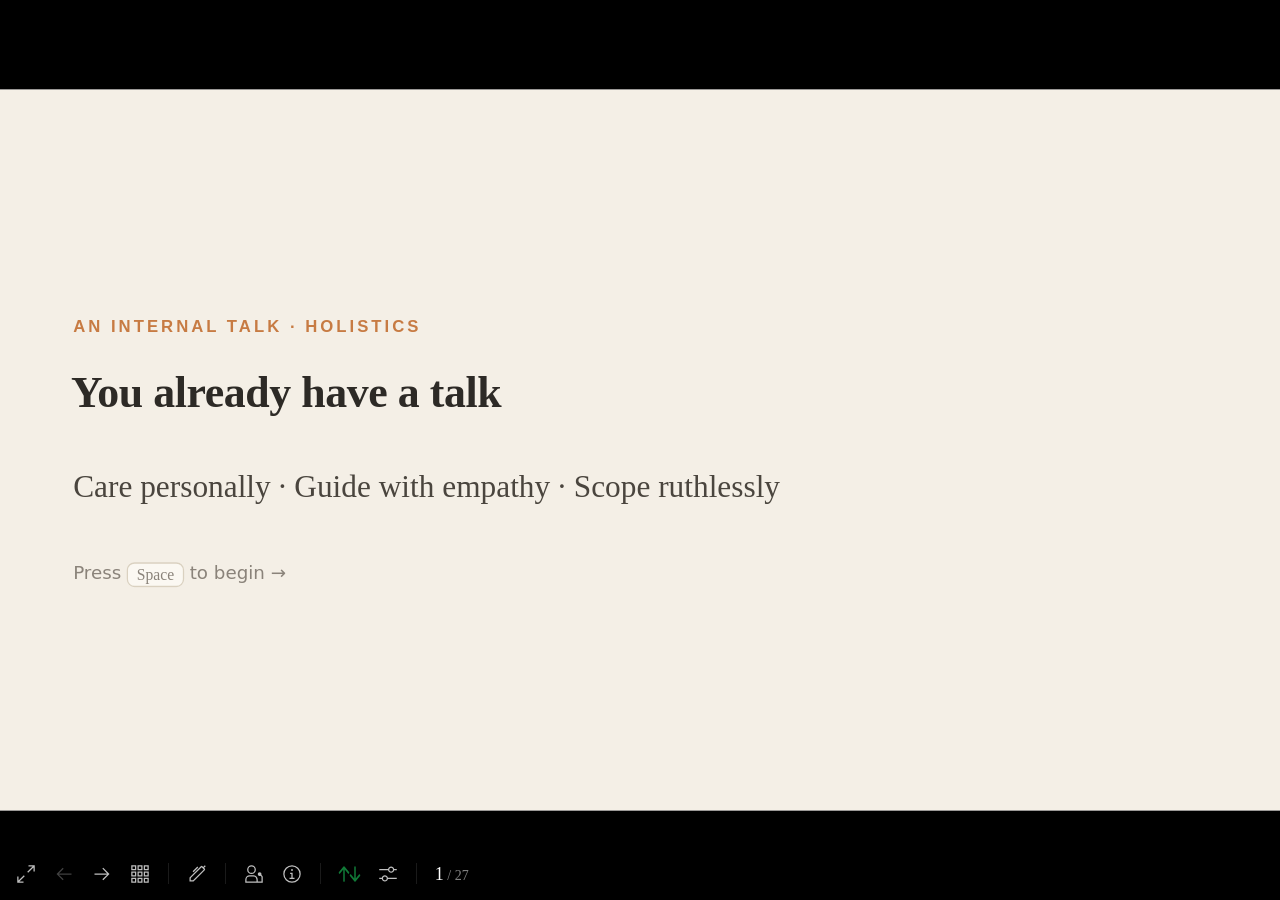
<file: ted/index.html>
<!DOCTYPE html>
<html lang="en">
<head>
<meta charset="utf-8">
<meta name="viewport" content="width=device-width, initial-scale=1">
<title>You already have a talk - Slidev</title>
<link rel="preload" as="image" href="/ted/images/master-table.png">
<link rel="preload" as="image" href="/ted/images/three-hurdles.png">
<link rel="preload" as="image" href="/ted/images/answer-1-spark.png">
<link rel="preload" as="image" href="/ted/images/answer-2-bridge.png">
<link rel="preload" as="image" href="/ted/images/answer-3-funnel.png">
<link rel="preload" as="image" href="/ted/images/expertise-vs-relationship.png">
<link rel="preload" as="image" href="/ted/images/stepping-stones.png">
<link rel="preload" as="image" href="/ted/images/encyclopedia-vs-walk.png">
<link rel="preload" as="image" href="/ted/images/funnel-to-insight.png">
<link rel="icon" href="https://cdn.jsdelivr.net/gh/slidevjs/slidev/assets/favicon.png">
<meta http-equiv="Content-Type" content="text/html; charset=UTF-8">
<meta property="slidev:version" content="52.18.0">
<meta name="description" content="&quot;## You already have a talk\nCare personally · Guide with empathy · Scope ruthlessly\n\nAn internal talk for Holistics on why everyone already has a talk in them —\nand how to prepare one without drowning.\n&quot;">
<meta property="og:title" content="You already have a talk - Slidev">
<meta property="og:description" content="&quot;## You already have a talk\nCare personally · Guide with empathy · Scope ruthlessly\n\nAn internal talk for Holistics on why everyone already has a talk in them —\nand how to prepare one without drowning.\n&quot;">  <script type="module" crossorigin src="/ted/assets/index-NhqG2d9L.js"></script>
  <link rel="modulepreload" crossorigin href="/ted/assets/rolldown-runtime-QTnfLwEv.js">
  <link rel="modulepreload" crossorigin href="/ted/assets/modules/shiki-CdfKHLzV.js">
  <link rel="modulepreload" crossorigin href="/ted/assets/_plugin-vue_export-helper-BDNMzG2s.js">
  <link rel="modulepreload" crossorigin href="/ted/assets/modules/vue-Cg_rtzKv.js">
  <link rel="modulepreload" crossorigin href="/ted/assets/slidev/context-KMmsaDyk.js">
  <link rel="modulepreload" crossorigin href="/ted/assets/useNav-ySnCTTVm.js">
  <link rel="modulepreload" crossorigin href="/ted/assets/syncState-CTfmgC6M.js">
  <link rel="stylesheet" crossorigin href="/ted/assets/modules/shiki-BrmBd2_v.css">
  <link rel="stylesheet" crossorigin href="/ted/assets/index-D1EubBFv.css">
</head>
<body>
  <div id="app"></div>
  <div id="mermaid-rendering-container"></div>
  
</body>
</html>
</file>
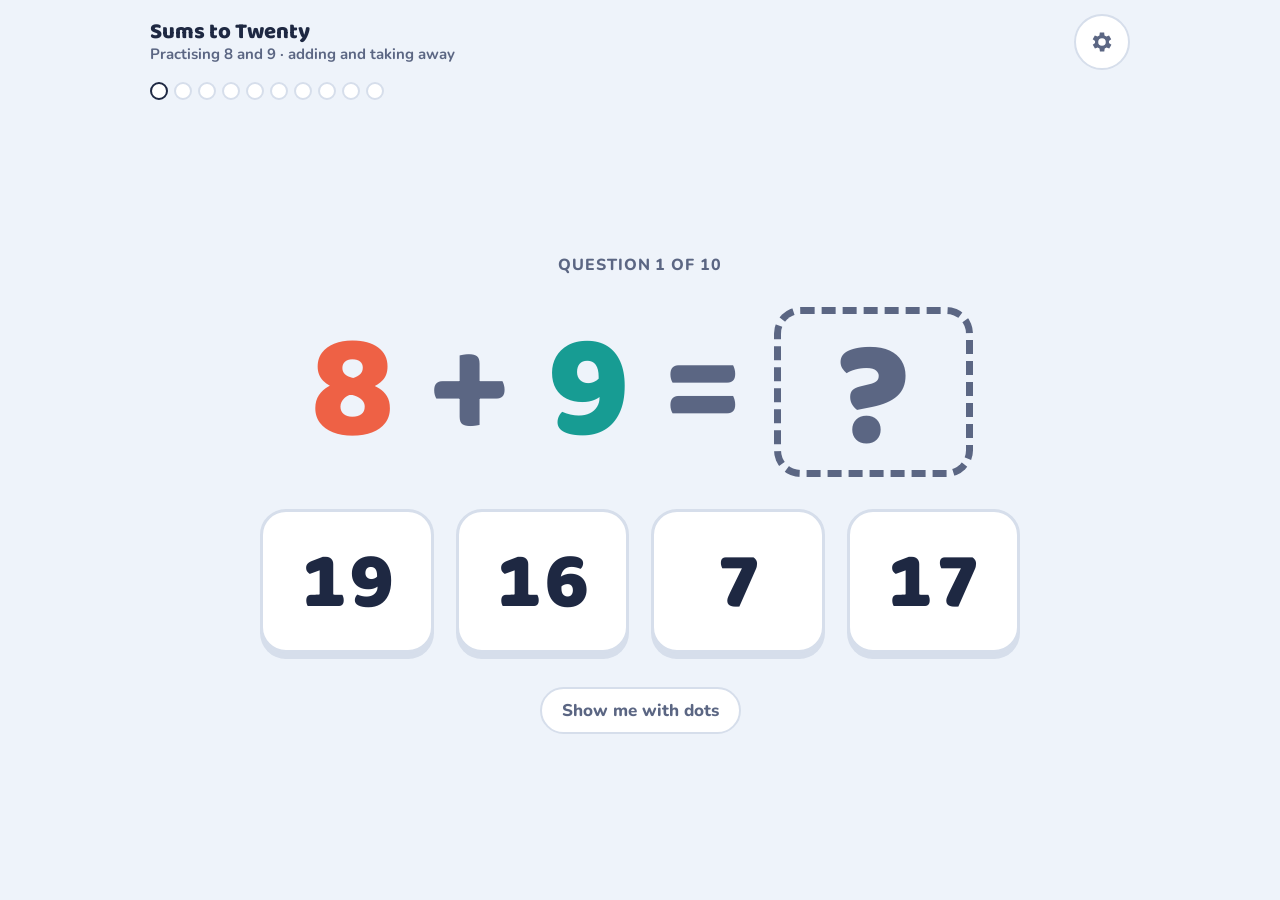
<file: xoai/calc20/sums-to-twenty.html>
<!doctype html>
<html lang="en">
<head>
<meta charset="utf-8">
<meta name="viewport" content="width=device-width, initial-scale=1, viewport-fit=cover">
<title>Sums to Twenty</title>
<meta name="apple-mobile-web-app-capable" content="yes">
<link rel="preconnect" href="https://fonts.googleapis.com">
<link rel="preconnect" href="https://fonts.gstatic.com" crossorigin>
<link rel="stylesheet" href="https://fonts.googleapis.com/css2?family=Baloo+2:wght@600;700;800&family=Nunito:wght@500;700;800&display=swap">
<style>
/* Layout: one-screen practice board. Slim header with progress beads, the sum in the middle,
   big answer tiles below. Teacher settings live in a bottom sheet behind a press-and-hold gear.
   Single bright classroom look by choice (same in light and dark hosts). */
:root {
  color-scheme: light;
  --paper: #EEF3FA;
  --card: #FFFFFF;
  --ink: #1E2842;
  --muted: #5B6683;
  --line: #D6DEEB;
  --coral: #EE6145;   /* first number, ten-frame dots */
  --teal: #179C93;    /* second number */
  --sun: #FFC23D;     /* stars, highlights */
  --good: #23935A;
  --good-bg: #DCF2E4;
  --bad: #CF4040;
  --bad-bg: #FBE2DF;
  --display: "Baloo 2", "Arial Rounded MT Bold", "Trebuchet MS", system-ui, sans-serif;
  --body: "Nunito", "Avenir Next", system-ui, -apple-system, sans-serif;
}
* { box-sizing: border-box; -webkit-tap-highlight-color: transparent; }
[hidden] { display: none !important; }
html, body { height: 100%; }
body {
  margin: 0; background: var(--paper); color: var(--ink);
  font-family: var(--body); font-size: 18px;
  display: flex; flex-direction: column;
  padding-inline: max(16px, env(safe-area-inset-left, 0px));
  touch-action: manipulation; user-select: none; -webkit-user-select: none;
  overflow: hidden;
}
button { font: inherit; color: inherit; touch-action: manipulation; cursor: pointer; }
button:focus-visible { outline: 3px solid var(--teal); outline-offset: 3px; }

/* ---------- header ---------- */
header {
  display: flex; align-items: center; gap: 16px;
  padding-block: 14px 6px; max-width: 980px; width: 100%; margin-inline: auto;
}
.brand { display: flex; flex-direction: column; min-width: 0; flex: 1; }
.brand b { font-family: var(--display); font-weight: 800; font-size: 22px; line-height: 1.1; }
.brand span { color: var(--muted); font-size: 15px; font-weight: 700; white-space: nowrap; overflow: hidden; text-overflow: ellipsis; }
.gear {
  position: relative; width: 56px; height: 56px; border-radius: 50%;
  border: 2px solid var(--line); background: var(--card); flex: none;
  display: grid; place-items: center;
}
.gear svg.cog { width: 26px; height: 26px; fill: var(--muted); }
.gear svg.ring { position: absolute; inset: -2px; width: 56px; height: 56px; transform: rotate(-90deg); pointer-events: none; }
.gear svg.ring circle { fill: none; stroke: var(--teal); stroke-width: 4; stroke-dasharray: 163; stroke-dashoffset: 163; }
.gear.holding svg.ring circle { transition: stroke-dashoffset .9s linear; stroke-dashoffset: 0; }
.gear-tip { position: absolute; right: 0; top: 62px; background: var(--ink); color: #fff; font-size: 14px; font-weight: 700;
  padding: 6px 10px; border-radius: 8px; white-space: nowrap; opacity: 0; transition: opacity .2s; pointer-events: none; z-index: 5; }
.gear-tip.show { opacity: 1; }

.beads { display: flex; gap: 6px; flex-wrap: wrap; max-width: 980px; width: 100%; margin-inline: auto; padding-block: 6px; }
.bead { width: 18px; height: 18px; border-radius: 50%; background: var(--card); border: 2px solid var(--line); }
.bead.now { border-color: var(--ink); }
.bead.ok { background: var(--good); border-color: var(--good); }
.bead.retry { background: var(--sun); border-color: var(--sun); }

/* ---------- practice board ---------- */
main { flex: 1; min-height: 0; display: flex; flex-direction: column; align-items: center; justify-content: center; gap: clamp(16px, 3.5vh, 36px); padding-block: 8px 24px; }
.count { color: var(--muted); font-weight: 800; font-size: 16px; letter-spacing: .06em; text-transform: uppercase; }
.timer { display: flex; align-items: center; gap: 12px; width: min(100%, 420px); }
.timer-track { flex: 1; height: 14px; border-radius: 99px; background: var(--card); border: 2px solid var(--line); overflow: hidden; }
.timer-fill { height: 100%; width: 100%; border-radius: 99px; background: var(--teal); transition: background .3s; }
.timer.low .timer-fill { background: var(--coral); }
.timer-secs { font: 800 22px/1 var(--display); min-width: 2ch; text-align: right; color: var(--muted); font-variant-numeric: tabular-nums; padding-top: 3px; }
.timer.low .timer-secs { color: var(--coral); }
.sum {
  font-family: var(--display); font-weight: 800; line-height: 1;
  font-size: clamp(64px, 13vw, 148px); display: flex; align-items: center; gap: .22em;
  font-variant-numeric: tabular-nums; white-space: nowrap;
}
.sum .n1 { color: var(--coral); }
.sum .n2 { color: var(--teal); }
.sum .op { color: var(--muted); font-weight: 700; }
.slot {
  min-width: 1.35em; height: 1.15em; padding-inline: .1em; border-radius: .18em;
  border: .05em dashed var(--muted); display: grid; place-items: center; color: var(--muted);
  padding-top: .08em;
}
.slot.filled { border: .05em solid var(--good); background: var(--good-bg); color: var(--good); animation: pop .35s ease; }

.choices { display: grid; gap: clamp(12px, 2vw, 22px); width: min(100%, 760px); }
.choices.c4 { grid-template-columns: repeat(4, 1fr); }
.choices.c3 { grid-template-columns: repeat(3, 1fr); }
@media (max-width: 700px) { .choices.c4 { grid-template-columns: repeat(2, 1fr); } }
.choice {
  height: clamp(96px, 16vh, 150px); border-radius: 26px; background: var(--card);
  border: 3px solid var(--line); box-shadow: 0 6px 0 var(--line);
  font-family: var(--display); font-weight: 800; font-size: clamp(48px, 8vw, 80px); line-height: 1;
  padding-top: .1em; font-variant-numeric: tabular-nums;
  transition: transform .08s ease, box-shadow .08s ease;
}
.choice:active { transform: translateY(4px); box-shadow: 0 2px 0 var(--line); }
.choice.right { background: var(--good-bg); border-color: var(--good); color: var(--good); box-shadow: 0 6px 0 var(--good); animation: pop .35s ease; }
.choice.reveal { background: var(--good-bg); border-color: var(--good); color: var(--good); box-shadow: 0 6px 0 var(--good); }
.slot.shown { border: .05em solid var(--sun); background: #FFF3D1; color: var(--ink); animation: pop .35s ease; }
.oops { font-family: var(--display); font-weight: 800; font-size: 26px; color: var(--muted); }
.choice.wrong { background: var(--bad-bg); border-color: var(--bad); color: var(--bad); box-shadow: none; opacity: .55; transform: translateY(4px); animation: shake .4s ease; }

.tools { display: flex; gap: 12px; align-items: center; min-height: 52px; }
.hint-btn {
  border: 2px solid var(--line); background: var(--card); border-radius: 999px;
  padding: 10px 20px; font-weight: 800; font-size: 17px; color: var(--muted);
}
.cheer { font-family: var(--display); font-weight: 800; font-size: 28px; color: var(--good); }

/* ten-frames */
.frames { display: flex; gap: 18px; flex-wrap: wrap; justify-content: center; }
.frame { display: grid; grid-template-columns: repeat(5, 1fr); gap: 4px; padding: 6px; background: var(--card); border: 2px solid var(--ink); border-radius: 10px; }
.cell { width: clamp(28px, 4.2vw, 40px); aspect-ratio: 1; border-radius: 5px; background: var(--paper); display: grid; place-items: center; position: relative; }
.cell i { width: 78%; aspect-ratio: 1; border-radius: 50%; display: block; }
.cell i.a { background: var(--coral); }
.cell i.b { background: var(--teal); }
.cell i.m { background: var(--ink); }
.cell i.x { background: var(--ink); opacity: .22; }
.cell i.x + s { position: absolute; inset: 0; display: grid; place-items: center; color: var(--bad); font: 800 28px/1 var(--display); text-decoration: none; }

/* ---------- results ---------- */
.done { text-align: center; display: flex; flex-direction: column; align-items: center; gap: 18px; width: min(100%, 720px); }
.done h1 { font-family: var(--display); font-size: clamp(40px, 7vw, 64px); margin: 0; line-height: 1.05; text-wrap: balance; }
.done p { margin: 0; color: var(--muted); font-size: 20px; font-weight: 700; }
.stars { display: flex; gap: 10px; }
.stars svg { width: clamp(56px, 10vw, 84px); height: auto; }
.missed { display: flex; flex-wrap: wrap; gap: 10px; justify-content: center; }
.missed span { background: var(--card); border: 2px solid var(--line); border-radius: 12px; padding: 6px 14px; font: 700 24px/1.2 var(--display); }
.row { display: flex; gap: 14px; flex-wrap: wrap; justify-content: center; }
.big-btn {
  border: 0; border-radius: 18px; padding: 16px 28px; font: 800 24px/1 var(--display); padding-top: 20px;
  background: var(--ink); color: #fff; box-shadow: 0 5px 0 #0d1427;
}
.big-btn.alt { background: var(--card); color: var(--ink); border: 3px solid var(--line); box-shadow: 0 5px 0 var(--line); }
.big-btn:disabled { opacity: .4; }

/* ---------- teacher sheet ---------- */
.scrim { position: fixed; inset: 0; background: rgba(20, 28, 50, .45); z-index: 10; display: flex; align-items: flex-end; justify-content: center; }
.sheet {
  background: var(--card); width: min(100%, 760px); max-height: 92%; overflow-y: auto;
  border-radius: 26px 26px 0 0; padding: 22px 24px calc(22px + env(safe-area-inset-bottom, 0px));
  display: flex; flex-direction: column; gap: 22px; animation: rise .25s ease;
}
.sheet-head { display: flex; justify-content: space-between; align-items: center; gap: 12px; }
.sheet h2 { font-family: var(--display); font-size: 30px; margin: 0; line-height: 1.1; }
.x-btn { border: 2px solid var(--line); background: var(--paper); border-radius: 12px; padding: 8px 14px; font-weight: 800; }
.field { display: flex; flex-direction: column; gap: 10px; }
.label { font-weight: 800; font-size: 14px; letter-spacing: .07em; text-transform: uppercase; color: var(--muted); }
.note { font-size: 15px; color: var(--muted); margin: 0; }
.nums { display: grid; grid-template-columns: repeat(10, 1fr); gap: 8px; }
@media (max-width: 560px) { .nums { grid-template-columns: repeat(5, 1fr); } }
.num, .seg button {
  border: 2px solid var(--line); background: var(--paper); border-radius: 14px; min-height: 56px;
  font: 800 26px/1 var(--display); padding-top: 4px;
}
.num[aria-pressed="true"], .seg button[aria-pressed="true"] { background: var(--ink); color: #fff; border-color: var(--ink); }
.seg { display: flex; gap: 8px; flex-wrap: wrap; }
.seg button { flex: 1; min-width: 72px; font-size: 21px; padding-inline: 12px; }
.toggle { display: flex; align-items: center; justify-content: space-between; gap: 16px; padding: 12px 16px; background: var(--paper); border-radius: 14px; border: 2px solid var(--line); text-align: left; width: 100%; }
.toggle b { display: block; font-size: 18px; }
.toggle small { color: var(--muted); font-size: 15px; font-weight: 600; }
.switch { width: 58px; height: 34px; border-radius: 99px; background: var(--line); position: relative; flex: none; transition: background .2s; }
.switch::after { content: ""; position: absolute; top: 4px; left: 4px; width: 26px; height: 26px; border-radius: 50%; background: #fff; transition: transform .2s; box-shadow: 0 1px 3px rgba(0,0,0,.2); }
.toggle[aria-checked="true"] .switch { background: var(--teal); }
.toggle[aria-checked="true"] .switch::after { transform: translateX(24px); }
.preview { background: var(--paper); border-radius: 14px; padding: 14px 16px; display: flex; flex-direction: column; gap: 6px; }
.preview b { font-size: 16px; }
.preview span { font: 700 20px/1.4 var(--display); color: var(--ink); }

@keyframes pop { 0% { transform: scale(.85); } 60% { transform: scale(1.08); } 100% { transform: scale(1); } }
@keyframes shake { 0%,100% { translate: 0; } 20% { translate: -10px; } 40% { translate: 9px; } 60% { translate: -6px; } 80% { translate: 4px; } }
@keyframes rise { from { transform: translateY(40px); opacity: 0; } to { transform: none; opacity: 1; } }
@media (prefers-reduced-motion: reduce) { *, *::before, *::after { animation: none !important; transition: none !important; } }
</style>
</head>
<body>

<header>
  <div class="brand">
    <b>Sums to Twenty</b>
    <span id="focusLabel">Practising 8 and 9</span>
  </div>
  <button class="gear" id="gear" aria-label="Teacher settings (press and hold)">
    <svg class="cog" viewBox="0 0 24 24" aria-hidden="true"><path d="M19.4 13a7.6 7.6 0 0 0 0-2l2.1-1.6-2-3.5-2.5 1a7.4 7.4 0 0 0-1.7-1L15 3.3h-4l-.4 2.6a7.4 7.4 0 0 0-1.7 1l-2.5-1-2 3.5L6.6 11a7.6 7.6 0 0 0 0 2l-2.1 1.6 2 3.5 2.5-1a7.4 7.4 0 0 0 1.7 1l.4 2.6h4l.4-2.6a7.4 7.4 0 0 0 1.7-1l2.5 1 2-3.5zM13 15.5a3.5 3.5 0 1 1 0-7 3.5 3.5 0 0 1 0 7z" transform="translate(-1 0)"/></svg>
    <svg class="ring" viewBox="0 0 56 56" aria-hidden="true"><circle cx="28" cy="28" r="26"/></svg>
    <span class="gear-tip" id="gearTip">Hold for teacher settings</span>
  </button>
</header>
<div class="beads" id="beads"></div>
<main id="main"></main>
<div class="scrim" id="scrim" hidden></div>

<script>
(() => {
  const MINUS = "−";
  const DEF = { focus: [8, 9], ops: "both", bridge: true, count: 10, choices: 4, sound: true, timer: 0 };
  const KEY = "sums-to-twenty-settings";
  let S = loadSettings();
  let round = [], idx = 0, locked = false, showHint = false;
  let timeLeft = 0, lastTick = 0, rafId = 0;

  const $ = (id) => document.getElementById(id);
  const main = $("main"), beads = $("beads"), scrim = $("scrim");

  function loadSettings() {
    try {
      const j = JSON.parse(localStorage.getItem(KEY));
      if (j && Array.isArray(j.focus) && j.focus.length) return { ...DEF, ...j };
    } catch (e) {}
    return { ...DEF, focus: [...DEF.focus] };
  }
  function saveSettings() { try { localStorage.setItem(KEY, JSON.stringify(S)); } catch (e) {} }

  const shuffle = (arr) => { const a = [...arr]; for (let i = a.length - 1; i > 0; i--) { const j = Math.floor(Math.random() * (i + 1)); [a[i], a[j]] = [a[j], a[i]]; } return a; };

  // Every question uses one of the focus numbers. Subtraction comes from the same
  // fact family: n + k = s  ->  s − n = k  and  s − k = n.
  function buildPool(cfg) {
    const pool = new Map();
    const put = (a, op, b, ans) => { const key = a + op + b; if (!pool.has(key)) pool.set(key, { a, op, b, ans }); };
    for (const n of cfg.focus) {
      for (let k = 1; k <= 10; k++) {
        const s = n + k;
        if (s > 20 || (cfg.bridge && s <= 10)) continue;
        if (cfg.ops !== "sub") { put(n, "+", k, s); put(k, "+", n, s); }
        if (cfg.ops !== "add") { put(s, MINUS, n, k); put(s, MINUS, k, n); }
      }
    }
    return [...pool.values()];
  }

  function makeRound(pool, count) {
    let list = [];
    while (list.length < count && pool.length) {
      let batch = shuffle(pool);
      const last = list[list.length - 1];
      if (last && batch.length > 1 && batch[0] === last) batch.push(batch.shift());
      list = list.concat(batch);
    }
    return list.slice(0, count).map((q) => ({ q, opts: makeOptions(q.ans, S.choices), tries: 0 }));
  }

  // Wrong answers a child might actually pick: one or two off, and ten off (forgot the ten).
  function makeOptions(ans, n) {
    const ok = (v) => v >= 0 && v <= 20 && v !== ans;
    const near = shuffle([ans + 1, ans - 1, ans + 2, ans - 2].filter(ok));
    const tens = shuffle([ans + 10, ans - 10].filter(ok));
    const far = shuffle([ans + 3, ans - 3, ans + 4, ans - 4].filter(ok));
    const ordered = [...near.slice(0, 2), ...tens, ...near.slice(2), ...far];
    const picks = [...new Set(ordered)].slice(0, n - 1);
    return shuffle([ans, ...picks]);
  }

  // ---------- sound ----------
  let ac = null;
  function tone(freqs, type = "sine", dur = 0.14, gain = 0.18) {
    if (!S.sound) return;
    try {
      ac = ac || new (window.AudioContext || window.webkitAudioContext)();
      if (ac.state === "suspended") ac.resume();
      freqs.forEach((f, i) => {
        const o = ac.createOscillator(), g = ac.createGain(), t = ac.currentTime + i * dur * 0.9;
        o.type = type; o.frequency.value = f;
        g.gain.setValueAtTime(0, t); g.gain.linearRampToValueAtTime(gain, t + 0.02); g.gain.exponentialRampToValueAtTime(0.001, t + dur * 1.6);
        o.connect(g).connect(ac.destination); o.start(t); o.stop(t + dur * 1.7);
      });
    } catch (e) {}
  }
  const yay = () => tone([660, 880, 1320], "triangle", 0.11);
  const nope = () => tone([220, 180], "sine", 0.12, 0.14);
  const fanfare = () => tone([523, 659, 784, 1047, 1319], "triangle", 0.13);

  // ---------- rendering ----------
  function listText(nums) {
    const s = [...nums].sort((a, b) => a - b);
    return s.length === 1 ? String(s[0]) : s.slice(0, -1).join(", ") + " and " + s[s.length - 1];
  }
  function opsText(ops) { return ops === "add" ? "adding" : ops === "sub" ? "taking away" : "adding and taking away"; }
  function renderLabel() { $("focusLabel").textContent = `Practising ${listText(S.focus)} · ${opsText(S.ops)}${S.timer ? ` · ${S.timer}s each` : ""}`; }

  // ---------- question timer ----------
  // Counts down with requestAnimationFrame. It pauses while the teacher sheet is open,
  // and big frame gaps (tab hidden, device asleep) are clamped so time isn't lost.
  function startTimer() {
    stopTimer();
    if (!S.timer) return;
    timeLeft = S.timer * 1000; lastTick = performance.now();
    rafId = requestAnimationFrame(tick);
  }
  function stopTimer() { cancelAnimationFrame(rafId); rafId = 0; }
  function tick(now) {
    const dt = Math.min(now - lastTick, 100);
    lastTick = now;
    if (scrim.hidden && !locked) timeLeft -= dt;
    drawTimer();
    if (timeLeft <= 0) return timeUp();
    rafId = requestAnimationFrame(tick);
  }
  function drawTimer() {
    const el = $("timer");
    if (!el) return;
    const t = Math.max(timeLeft, 0);
    el.querySelector(".timer-fill").style.width = `${(t / (S.timer * 1000)) * 100}%`;
    el.querySelector(".timer-secs").textContent = Math.ceil(t / 1000);
    el.classList.toggle("low", t <= 3000);
  }
  function timeUp() {
    stopTimer();
    const r = round[idx];
    locked = true; r.done = true; r.tries++;
    const slot = $("slot"); slot.textContent = r.q.ans; slot.classList.add("shown");
    $("choices").querySelectorAll(".choice").forEach((b) => { if (Number(b.dataset.v) === r.q.ans) b.classList.add("reveal"); });
    $("tools").innerHTML = `<span class="oops">Time's up! It's ${r.q.ans}.</span>`;
    renderBeads(); nope();
    advanceAfter(2200);
  }

  function renderBeads() {
    beads.innerHTML = round.map((r, i) => {
      let c = "bead";
      if (i < idx || (i === idx && r.done)) c += r.tries === 0 ? " ok" : " retry";
      else if (i === idx) c += " now";
      return `<span class="${c}"></span>`;
    }).join("");
  }

  function frames(q) {
    // Two ten-frames (20 cells). Addition: first number coral, then second number teal.
    // Subtraction: the whole amount, with the part taken away crossed out from the end.
    const cells = [];
    if (q.op === "+") { for (let i = 0; i < 20; i++) cells.push(i < q.a ? "a" : i < q.a + q.b ? "b" : ""); }
    else { for (let i = 0; i < 20; i++) cells.push(i < q.a - q.b ? "m" : i < q.a ? "x" : ""); }
    const frame = (part) => `<div class="frame">${part.map((c) => `<div class="cell">${c ? `<i class="${c}"></i>${c === "x" ? "<s>×</s>" : ""}` : ""}</div>`).join("")}</div>`;
    return `<div class="frames" aria-label="Ten-frame picture">${frame(cells.slice(0, 10))}${frame(cells.slice(10))}</div>`;
  }

  // fresh = a new question (starts the timer); false = just redrawing, e.g. toggling the dots.
  function renderQuestion(fresh = true) {
    const r = round[idx], q = r.q;
    locked = false;
    main.innerHTML = `
      <div class="count">Question ${idx + 1} of ${round.length}</div>
      ${S.timer ? `<div class="timer" id="timer" role="timer" aria-label="Time left"><div class="timer-track"><div class="timer-fill"></div></div><span class="timer-secs"></span></div>` : ""}
      <div class="sum" aria-live="polite">
        <span class="n1">${q.a}</span><span class="op">${q.op}</span><span class="n2">${q.b}</span><span class="op">=</span><span class="slot" id="slot">?</span>
      </div>
      <div class="choices c${r.opts.length}" id="choices">
        ${r.opts.map((v) => `<button class="choice" data-v="${v}">${v}</button>`).join("")}
      </div>
      <div class="tools" id="tools">
        <button class="hint-btn" id="hintBtn">${showHint ? "Hide the dots" : "Show me with dots"}</button>
      </div>
      ${showHint ? frames(q) : ""}`;
    $("choices").addEventListener("click", onChoice);
    $("hintBtn").addEventListener("click", () => { showHint = !showHint; renderQuestion(false); });
    renderBeads();
    if (fresh) startTimer();
    drawTimer();
  }

  const CHEERS = ["Great job!", "Yes!", "You got it!", "Super!", "Brilliant!", "Well done!"];
  function onChoice(e) {
    const btn = e.target.closest(".choice");
    if (!btn || locked || btn.disabled) return;
    const r = round[idx], v = Number(btn.dataset.v);
    if (v === r.q.ans) {
      locked = true; r.done = true; stopTimer();
      btn.classList.add("right");
      const slot = $("slot"); slot.textContent = v; slot.classList.add("filled");
      $("tools").innerHTML = `<span class="cheer">${CHEERS[Math.floor(Math.random() * CHEERS.length)]}</span>`;
      renderBeads(); yay();
      advanceAfter(1100);
    } else {
      r.tries++;
      btn.classList.add("wrong"); btn.disabled = true;
      nope();
    }
  }

  // Skip the auto-advance if a new round was started in the meantime.
  function advanceAfter(ms) { const cur = round, i = idx; setTimeout(() => { if (round === cur && idx === i) next(); }, ms); }

  function next() {
    idx++; showHint = false;
    if (idx < round.length) renderQuestion(); else renderDone();
  }

  const STAR = (on) => `<svg viewBox="0 0 24 24" aria-hidden="true"><path d="M12 2.5l2.9 6.1 6.6.8-4.9 4.6 1.3 6.6L12 17.3l-5.9 3.3 1.3-6.6-4.9-4.6 6.6-.8z" fill="${on ? "var(--sun)" : "var(--line)"}" stroke="${on ? "#E0A21C" : "var(--line)"}" stroke-width="1.2" stroke-linejoin="round"/></svg>`;

  function renderDone() {
    stopTimer(); renderBeads();
    const first = round.filter((r) => r.tries === 0).length, total = round.length;
    const ratio = first / total;
    const stars = ratio === 1 ? 3 : ratio >= 0.7 ? 2 : ratio >= 0.4 ? 1 : 0;
    const title = stars === 3 ? "All correct first time!" : stars === 2 ? "Great work!" : stars === 1 ? "Good practice!" : "Keep going, you're learning!";
    const missed = [...new Map(round.filter((r) => r.tries > 0).map((r) => [r.q.a + r.q.op + r.q.b, r.q])).values()];
    main.innerHTML = `
      <div class="done">
        <div class="stars">${[0, 1, 2].map((i) => STAR(i < stars)).join("")}</div>
        <h1>${title}</h1>
        <p>${first} of ${total} right on the first try</p>
        ${missed.length ? `<p>Tricky ones:</p><div class="missed">${missed.map((q) => `<span>${q.a} ${q.op} ${q.b} = ${q.ans}</span>`).join("")}</div>` : ""}
        <div class="row">
          <button class="big-btn" id="again">Play again</button>
          ${missed.length ? `<button class="big-btn alt" id="tricky">Practise tricky ones</button>` : ""}
        </div>
      </div>`;
    $("again").addEventListener("click", startRound);
    if (missed.length) $("tricky").addEventListener("click", () => {
      const list = shuffle(missed.concat(missed)).slice(0, Math.max(missed.length, Math.min(S.count, missed.length * 2)));
      round = list.map((q) => ({ q, opts: makeOptions(q.ans, S.choices), tries: 0 }));
      idx = 0; showHint = false; renderQuestion();
    });
    fanfare();
  }

  function startRound() {
    round = makeRound(buildPool(S), S.count);
    idx = 0; showHint = false;
    renderLabel(); renderQuestion();
  }

  // ---------- teacher settings ----------
  const gear = $("gear"), tip = $("gearTip");
  let holdTimer = null, tipTimer = null;
  function holdStart(e) {
    e.preventDefault();
    gear.classList.add("holding");
    holdTimer = setTimeout(() => { holdEnd(); openSheet(); }, 900);
  }
  function holdEnd() {
    if (holdTimer) {
      clearTimeout(holdTimer); holdTimer = null;
      if (!scrim.hidden) return;
      tip.classList.add("show"); clearTimeout(tipTimer);
      tipTimer = setTimeout(() => tip.classList.remove("show"), 1600);
    }
    gear.classList.remove("holding");
  }
  gear.addEventListener("pointerdown", holdStart);
  ["pointerup", "pointerleave", "pointercancel"].forEach((t) => gear.addEventListener(t, holdEnd));
  gear.addEventListener("contextmenu", (e) => e.preventDefault());
  gear.addEventListener("keydown", (e) => { if (e.key === "Enter" || e.key === " ") { e.preventDefault(); openSheet(); } });

  let draft = null;
  function openSheet() {
    gear.classList.remove("holding"); tip.classList.remove("show");
    draft = { ...S, focus: [...S.focus] };
    scrim.hidden = false;
    renderSheet();
  }
  function closeSheet() { scrim.hidden = true; scrim.innerHTML = ""; }

  function seg(name, values, labels) {
    return `<div class="seg" role="group">${values.map((v, i) => `<button data-set="${name}" data-v="${v}" aria-pressed="${String(draft[name]) === String(v)}">${labels ? labels[i] : v}</button>`).join("")}</div>`;
  }
  function toggle(name, title, sub) {
    return `<button class="toggle" role="switch" data-toggle="${name}" aria-checked="${draft[name]}"><span><b>${title}</b><small>${sub}</small></span><span class="switch"></span></button>`;
  }

  function renderSheet() {
    const pool = draft.focus.length ? buildPool(draft) : [];
    const sample = shuffle(pool).slice(0, 5).map((q) => `${q.a} ${q.op} ${q.b}`).join(",  ");
    scrim.innerHTML = `
      <div class="sheet" role="dialog" aria-modal="true" aria-labelledby="sheetTitle">
        <div class="sheet-head"><h2 id="sheetTitle">Teacher settings</h2><button class="x-btn" id="closeSheet">Close</button></div>
        <div class="field">
          <span class="label">Numbers to practise</span>
          <div class="nums">${Array.from({ length: 10 }, (_, i) => i + 1).map((n) => `<button class="num" data-num="${n}" aria-pressed="${draft.focus.includes(n)}">${n}</button>`).join("")}</div>
          <p class="note">Every question uses one of these numbers, for example 8 + 3, 9 + 7 or 16 ${MINUS} 9.</p>
        </div>
        <div class="field"><span class="label">Kind of sums</span>${seg("ops", ["add", "sub", "both"], ["Add +", `Take away ${MINUS}`, "Both"])}</div>
        ${toggle("bridge", "Cross ten only", "Answers to adding are 11 to 20 (e.g. 8 + 5), not 8 + 1")}
        <div class="field"><span class="label">Questions per round</span>${seg("count", [5, 10, 15, 20])}</div>
        <div class="field"><span class="label">Answer choices</span>${seg("choices", [3, 4], ["3 choices", "4 choices"])}</div>
        <div class="field">
          <span class="label">Time per question</span>${seg("timer", [0, 5, 10, 15, 20, 30], ["Off", "5s", "10s", "15s", "20s", "30s"])}
          <p class="note">When time runs out the answer is shown and it goes on the tricky list.</p>
        </div>
        ${toggle("sound", "Sounds", "Chime for right answers, soft buzz for wrong ones")}
        <div class="preview">
          ${pool.length ? `<b>${pool.length} different questions, such as</b><span>${sample}</span>` : `<b>Pick at least one number to make questions.</b>`}
        </div>
        <button class="big-btn" id="startBtn" ${pool.length ? "" : "disabled"}>Start new round</button>
      </div>`;
  }

  scrim.addEventListener("click", (e) => {
    if (e.target === scrim || e.target.id === "closeSheet") return closeSheet();
    const num = e.target.closest("[data-num]");
    if (num) {
      const n = Number(num.dataset.num);
      draft.focus = draft.focus.includes(n) ? draft.focus.filter((x) => x !== n) : [...draft.focus, n].sort((a, b) => a - b);
      return renderSheet();
    }
    const set = e.target.closest("[data-set]");
    if (set) {
      const k = set.dataset.set, v = set.dataset.v;
      draft[k] = k === "ops" ? v : Number(v);
      return renderSheet();
    }
    const tg = e.target.closest("[data-toggle]");
    if (tg) { draft[tg.dataset.toggle] = !draft[tg.dataset.toggle]; return renderSheet(); }
    if (e.target.id === "startBtn" && draft.focus.length) {
      S = draft; saveSettings(); closeSheet(); startRound();
    }
  });

  startRound();
})();
</script>
</body>
</html>
</file>
<file: ted/assets/modules/shiki-BrmBd2_v.css>
.shiki-magic-move-container{white-space:pre;position:relative}.shiki-magic-move-line-number{opacity:.3;-webkit-user-select:none;user-select:none}.shiki-magic-move-item{transition:color var(--smm-duration,.5s) var(--smm-easing,"ease");display:inline-block}.shiki-magic-move-enter-active,.shiki-magic-move-leave-active,.shiki-magic-move-move{transition:all var(--smm-duration,.5s) var(--smm-easing,"ease")}.shiki-magic-move-container-resize,.shiki-magic-move-container-restyle{transition:all var(--smm-duration,.5s) var(--smm-easing,"ease");transition-delay:calc(var(--smm-duration,.5s)*var(--smm-delay-container,1))}.shiki-magic-move-move{transition-delay:calc(var(--smm-duration,.5s)*var(--smm-delay-move,1) + var(--smm-stagger,0));z-index:1}.shiki-magic-move-enter-active{transition-delay:calc(var(--smm-duration,.5s)*var(--smm-delay-enter,1) + var(--smm-stagger,0));z-index:1}.shiki-magic-move-leave-active{transition-delay:calc(var(--smm-duration,.5s)*var(--smm-delay-leave,1) + var(--smm-stagger,0))}.shiki-magic-move-enter-from,.shiki-magic-move-leave-to{opacity:0}br.shiki-magic-move-leave-active{display:none}.resize-observer[data-v-b329ee4c]{z-index:-1;pointer-events:none;opacity:0;background-color:#0000;border:none;width:100%;height:100%;display:block;position:absolute;top:0;left:0;overflow:hidden}.resize-observer[data-v-b329ee4c] object{pointer-events:none;z-index:-1;width:100%;height:100%;display:block;position:absolute;top:0;left:0;overflow:hidden}.v-popper__popper{z-index:10000;outline:none;top:0;left:0}.v-popper__popper.v-popper__popper--hidden{visibility:hidden;opacity:0;pointer-events:none;transition:opacity .15s,visibility .15s}.v-popper__popper.v-popper__popper--shown{visibility:visible;opacity:1;transition:opacity .15s}.v-popper__popper.v-popper__popper--skip-transition,.v-popper__popper.v-popper__popper--skip-transition>.v-popper__wrapper{transition:none!important}.v-popper__backdrop{width:100%;height:100%;display:none;position:absolute;top:0;left:0}.v-popper__inner{box-sizing:border-box;position:relative;overflow-y:auto}.v-popper__inner>div{z-index:1;max-width:inherit;max-height:inherit;position:relative}.v-popper__arrow-container{width:10px;height:10px;position:absolute}.v-popper__popper--arrow-overflow .v-popper__arrow-container,.v-popper__popper--no-positioning .v-popper__arrow-container{display:none}.v-popper__arrow-inner,.v-popper__arrow-outer{border-style:solid;width:0;height:0;position:absolute;top:0;left:0}.v-popper__arrow-inner{visibility:hidden;border-width:7px}.v-popper__arrow-outer{border-width:6px}.v-popper__popper[data-popper-placement^=top] .v-popper__arrow-inner,.v-popper__popper[data-popper-placement^=bottom] .v-popper__arrow-inner{left:-2px}.v-popper__popper[data-popper-placement^=top] .v-popper__arrow-outer,.v-popper__popper[data-popper-placement^=bottom] .v-popper__arrow-outer{left:-1px}.v-popper__popper[data-popper-placement^=top] .v-popper__arrow-inner,.v-popper__popper[data-popper-placement^=top] .v-popper__arrow-outer{border-bottom-width:0;border-bottom-color:#0000!important;border-left-color:#0000!important;border-right-color:#0000!important}.v-popper__popper[data-popper-placement^=top] .v-popper__arrow-inner{top:-2px}.v-popper__popper[data-popper-placement^=bottom] .v-popper__arrow-container{top:0}.v-popper__popper[data-popper-placement^=bottom] .v-popper__arrow-inner,.v-popper__popper[data-popper-placement^=bottom] .v-popper__arrow-outer{border-top-width:0;border-top-color:#0000!important;border-left-color:#0000!important;border-right-color:#0000!important}.v-popper__popper[data-popper-placement^=bottom] .v-popper__arrow-inner{top:-4px}.v-popper__popper[data-popper-placement^=bottom] .v-popper__arrow-outer{top:-6px}.v-popper__popper[data-popper-placement^=left] .v-popper__arrow-inner,.v-popper__popper[data-popper-placement^=right] .v-popper__arrow-inner{top:-2px}.v-popper__popper[data-popper-placement^=left] .v-popper__arrow-outer,.v-popper__popper[data-popper-placement^=right] .v-popper__arrow-outer{top:-1px}.v-popper__popper[data-popper-placement^=right] .v-popper__arrow-inner,.v-popper__popper[data-popper-placement^=right] .v-popper__arrow-outer{border-left-width:0;border-top-color:#0000!important;border-bottom-color:#0000!important;border-left-color:#0000!important}.v-popper__popper[data-popper-placement^=right] .v-popper__arrow-inner{left:-4px}.v-popper__popper[data-popper-placement^=right] .v-popper__arrow-outer{left:-6px}.v-popper__popper[data-popper-placement^=left] .v-popper__arrow-container{right:-10px}.v-popper__popper[data-popper-placement^=left] .v-popper__arrow-inner,.v-popper__popper[data-popper-placement^=left] .v-popper__arrow-outer{border-right-width:0;border-top-color:#0000!important;border-bottom-color:#0000!important;border-right-color:#0000!important}.v-popper__popper[data-popper-placement^=left] .v-popper__arrow-inner{left:-2px}.v-popper--theme-tooltip .v-popper__inner{color:#fff;background:#000c;border-radius:6px;padding:7px 12px 6px}.v-popper--theme-tooltip .v-popper__arrow-outer{border-color:#000c}.v-popper--theme-dropdown .v-popper__inner{color:#000;background:#fff;border:1px solid #ddd;border-radius:6px;box-shadow:0 6px 30px #0000001a}.v-popper--theme-dropdown .v-popper__arrow-inner{visibility:visible;border-color:#fff}.v-popper--theme-dropdown .v-popper__arrow-outer{border-color:#ddd}:root{--twoslash-border-color:#8888;--twoslash-underline-color:currentColor;--twoslash-highlighted-border:#c37d0d50;--twoslash-highlighted-bg:#c37d0d20;--twoslash-popup-bg:#f8f8f8;--twoslash-popup-color:inherit;--twoslash-popup-shadow:#00000014 0px 1px 4px;--twoslash-docs-color:#888;--twoslash-docs-font:sans-serif;--twoslash-code-font:inherit;--twoslash-code-font-size:1em;--twoslash-matched-color:inherit;--twoslash-unmatched-color:#888;--twoslash-cursor-color:#8888;--twoslash-error-color:#d45656;--twoslash-error-bg:#d4565620;--twoslash-warn-color:#c37d0d;--twoslash-warn-bg:#c37d0d20;--twoslash-tag-color:#3772cf;--twoslash-tag-bg:#3772cf20;--twoslash-tag-warn-color:var(--twoslash-warn-color);--twoslash-tag-warn-bg:var(--twoslash-warn-bg);--twoslash-tag-annotate-color:#1ba673;--twoslash-tag-annotate-bg:#1ba67320}@media (prefers-reduced-motion:reduce){.twoslash *{transition:none!important}}.twoslash:hover .twoslash-hover{border-color:var(--twoslash-underline-color)}.twoslash .twoslash-hover{border-bottom:1px dotted #0000;transition:border-color .3s;position:relative}.twoslash .twoslash-popup-container{opacity:0;background:var(--twoslash-popup-bg);color:var(--twoslash-popup-color);border:1px solid var(--twoslash-border-color);pointer-events:none;z-index:10;-webkit-user-select:none;user-select:none;text-align:left;box-shadow:var(--twoslash-popup-shadow);border-radius:4px;flex-direction:column;transition:opacity .3s;display:inline-flex;position:absolute;transform:translateY(1.1em)}.twoslash .twoslash-query-persisted .twoslash-popup-container{z-index:9;transform:translateY(1.5em)}.twoslash .twoslash-hover:hover .twoslash-popup-container,.twoslash .twoslash-error-hover:hover .twoslash-popup-container,.twoslash .twoslash-query-persisted .twoslash-popup-container,.twoslash .twoslash-query-line .twoslash-popup-container{opacity:1;pointer-events:auto}.twoslash .twoslash-popup-container:hover{-webkit-user-select:auto;user-select:auto}.twoslash .twoslash-popup-arrow{border-top:1px solid var(--twoslash-border-color);border-right:1px solid var(--twoslash-border-color);background:var(--twoslash-popup-bg);pointer-events:none;width:6px;height:6px;position:absolute;top:-4px;left:1em;transform:rotate(-45deg)}.twoslash .twoslash-popup-code,.twoslash .twoslash-popup-error,.twoslash .twoslash-popup-docs{padding:6px 8px!important}.twoslash .twoslash-popup-code{font-family:var(--twoslash-code-font);font-size:var(--twoslash-code-font-size)}.twoslash .twoslash-popup-docs{color:var(--twoslash-docs-color);font-family:var(--twoslash-docs-font);border-top:1px solid var(--twoslash-border-color);font-size:.8em}.twoslash .twoslash-popup-error{color:var(--twoslash-error-color);background-color:var(--twoslash-error-bg);font-family:var(--twoslash-docs-font);font-size:.8em}.twoslash .twoslash-popup-docs-tags{font-family:var(--twoslash-docs-font);flex-direction:column;display:flex}.twoslash .twoslash-popup-docs-tags,.twoslash .twoslash-popup-docs-tag-name{margin-right:.5em}.twoslash .twoslash-popup-docs-tag-name{font-family:var(--twoslash-code-font)}.twoslash .twoslash-query-line .twoslash-popup-container{margin-bottom:1.4em;position:relative;transform:translateY(.6em)}.twoslash .twoslash-error-line{background-color:var(--twoslash-error-bg);border-left:3px solid var(--twoslash-error-color);color:var(--twoslash-error-color);width:max-content;min-width:100%;margin:.2em 0;padding:6px 12px;position:relative}.twoslash .twoslash-error-line.twoslash-error-level-warning{background-color:var(--twoslash-warn-bg);border-left:3px solid var(--twoslash-warn-color);color:var(--twoslash-warn-color)}.twoslash .twoslash-error{background:url("data:image/svg+xml,%3Csvg%20xmlns%3D'http%3A%2F%2Fwww.w3.org%2F2000%2Fsvg'%20viewBox%3D'0%200%206%203'%20enable-background%3D'new%200%200%206%203'%20height%3D'3'%20width%3D'6'%3E%3Cg%20fill%3D'%23c94824'%3E%3Cpolygon%20points%3D'5.5%2C0%202.5%2C3%201.1%2C3%204.1%2C0'%2F%3E%3Cpolygon%20points%3D'4%2C0%206%2C2%206%2C0.6%205.4%2C0'%2F%3E%3Cpolygon%20points%3D'0%2C2%201%2C3%202.4%2C3%200%2C0.6'%2F%3E%3C%2Fg%3E%3C%2Fsvg%3E") 0 100% repeat-x;padding-bottom:2px}.twoslash .twoslash-error.twoslash-error-level-warning{background:url("data:image/svg+xml,%3Csvg%20xmlns%3D'http%3A%2F%2Fwww.w3.org%2F2000%2Fsvg'%20viewBox%3D'0%200%206%203'%20enable-background%3D'new%200%200%206%203'%20height%3D'3'%20width%3D'6'%3E%3Cg%20fill%3D'%23c37d0d'%3E%3Cpolygon%20points%3D'5.5%2C0%202.5%2C3%201.1%2C3%204.1%2C0'%2F%3E%3Cpolygon%20points%3D'4%2C0%206%2C2%206%2C0.6%205.4%2C0'%2F%3E%3Cpolygon%20points%3D'0%2C2%201%2C3%202.4%2C3%200%2C0.6'%2F%3E%3C%2Fg%3E%3C%2Fsvg%3E") 0 100% repeat-x;padding-bottom:2px}.twoslash .twoslash-completion-cursor{position:relative}.twoslash .twoslash-completion-cursor .twoslash-completion-list{-webkit-user-select:none;user-select:none;z-index:8;box-shadow:var(--twoslash-popup-shadow);background:var(--twoslash-popup-bg);border:1px solid var(--twoslash-border-color);margin:3px 0 0 -1px;display:inline-block;position:absolute;top:0;left:0;transform:translateY(1.2em)}.twoslash-completion-list{flex-direction:column;gap:4px;width:240px;padding:4px;font-size:.8rem;display:flex}.twoslash-completion-list:hover{-webkit-user-select:auto;user-select:auto}.twoslash-completion-list:before{background-color:var(--twoslash-cursor-color);content:" ";width:2px;height:1.4em;position:absolute;top:-1.6em;left:-1px}.twoslash-completion-list li{align-items:center;gap:.25em;line-height:1em;display:flex;overflow:hidden}.twoslash-completion-list li span.twoslash-completions-unmatched{color:var(--twoslash-unmatched-color)}.twoslash-completion-list .deprecated{opacity:.5;text-decoration:line-through}.twoslash-completion-list li span.twoslash-completions-matched{color:var(--twoslash-matched-color)}.twoslash-highlighted{background-color:var(--twoslash-highlighted-bg);border:1px solid var(--twoslash-highlighted-border);border-radius:4px;margin:-1px -3px;padding:1px 2px}.twoslash-completion-list .twoslash-completions-icon{color:var(--twoslash-unmatched-color);flex:none;width:1em}.twoslash .twoslash-tag-line{background-color:var(--twoslash-tag-bg);border-left:3px solid var(--twoslash-tag-color);color:var(--twoslash-tag-color);align-items:center;gap:.3em;width:max-content;min-width:100%;margin:.2em 0;padding:6px 10px;display:flex;position:relative}.twoslash .twoslash-tag-line .twoslash-tag-icon{width:1.1em;color:inherit}.twoslash .twoslash-tag-line.twoslash-tag-error-line{background-color:var(--twoslash-error-bg);border-left:3px solid var(--twoslash-error-color);color:var(--twoslash-error-color)}.twoslash .twoslash-tag-line.twoslash-tag-warn-line{background-color:var(--twoslash-tag-warn-bg);border-left:3px solid var(--twoslash-tag-warn-color);color:var(--twoslash-tag-warn-color)}.twoslash .twoslash-tag-line.twoslash-tag-annotate-line{background-color:var(--twoslash-tag-annotate-bg);border-left:3px solid var(--twoslash-tag-annotate-color);color:var(--twoslash-tag-annotate-color)}:root{--twoslash-popup-bg:var(--vp-c-bg,inherit);--twoslash-popup-color:var(--vp-c-text-1);--twoslash-docs-color:var(--vp-c-text-1);--twoslash-docs-font:var(--vp-font-family-base);--twoslash-code-font:var(--vp-font-family-mono);--twoslash-code-size:var(--vp-code-font-size);--twoslash-underline-color:#8888;--twoslash-border-color:var(--vp-c-border);--twoslash-cursor-color:var(--vp-c-brand);--twoslash-matched-color:var(--vp-c-brand);--twoslash-unmatched-color:var(--vp-c-text-2)}.v-popper--theme-twoslash{z-index:calc(var(--vp-z-index-local-nav) - 1)}.v-popper--theme-twoslash .v-popper__inner{background:var(--twoslash-popup-bg);color:var(--twoslash-popup-color);border-color:var(--twoslash-border-color)}.v-popper--theme-twoslash .v-popper__arrow-outer{border-color:var(--twoslash-border-color)}.v-popper--theme-twoslash .v-popper__arrow-inner{border-color:var(--twoslash-popup-bg)}.twoslash-popup-container{transform:translateY(1.5em)}.twoslash-query-persisted .twoslash-popup-container{transform:translateY(1.8em)}.twoslash .v-popper{display:inline-block}.twoslash-completion-list .twoslash-completions-icon{color:var(--twoslash-unmatched-color)!important}.twoslash-floating .twoslash-popup-code{width:fit-content;min-width:100%;max-width:600px;line-height:var(--vp-code-line-height);font-size:var(--twoslash-code-size);white-space:pre-wrap;padding:6px 12px;transition:color .5s;display:block}.twoslash-floating .twoslash-popup-docs,.twoslash-floating .twoslash-popup-error{font-family:var(--twoslash-docs-font);text-wrap:balance;max-width:700px;max-height:500px;font-size:.9em;overflow:hidden auto;padding:12px!important}.twoslash-floating .twoslash-popup-docs p:first-child,.twoslash-floating .twoslash-popup-error p:first-child{margin-top:0}.twoslash-floating .twoslash-popup-docs p:last-child,.twoslash-floating .twoslash-popup-error p:last-child{margin-bottom:0}.twoslash-floating .twoslash-popup-docs{border-top:1px solid var(--twoslash-border-color);color:var(--twoslash-docs-color)}.twoslash-floating .twoslash-popup-error{color:var(--twoslash-error-color)}.twoslash-floating .twoslash-popup-error.twoslash-error-level-warning{color:var(--twoslash-warn-color)}.twoslash-floating .twoslash-popup-docs p,.twoslash-floating .twoslash-popup-error p{text-wrap:balance;margin:6px 0}.twoslash-floating .twoslash-popup-docs pre .twoslash-floating .twoslash-popup-error pre{background-color:var(--vp-code-block-bg);border-radius:8px;margin:6px -2px;padding:12px;overflow-x:auto}.twoslash-floating .twoslash-popup-docs-tags{flex-direction:column;display:flex;padding:8px 12px!important}.twoslash-floating .twoslash-popup-docs-tags .twoslash-popup-docs-tag-name{font-family:var(--twoslash-code-font);color:var(--twoslash-unmatched-color);margin-right:.5em}.twoslash-completion-cursor{background:var(--twoslash-cursor-color);-webkit-user-select:none;user-select:none;width:2px;height:1.2em;margin-bottom:-.2em;display:inline-block}.twoslash-floating.twoslash-completion .v-popper__arrow-container{display:none}.twoslash-floating.twoslash-completion .twoslash-completion-list{font-family:var(--twoslash-code-font);padding:6px;font-size:var(--twoslash-code-size)!important}.twoslash-floating.twoslash-completion .twoslash-completion-list li{padding:3px 0}.twoslash-error:empty,.twoslash-error-empty{vertical-align:middle;min-width:.55em;min-height:1.2em;display:inline-block}
</file>
<file: ted/assets/index-D1EubBFv.css>
*,:before,:after{box-sizing:border-box;border-style:solid;border-width:0;border-color:var(--un-default-border-color,#e5e7eb)}:before,:after{--un-content:""}html,:host{-webkit-text-size-adjust:100%;tab-size:4;font-feature-settings:normal;font-variation-settings:normal;-webkit-tap-highlight-color:transparent;font-family:ui-sans-serif,system-ui,sans-serif,Apple Color Emoji,Segoe UI Emoji,Segoe UI Symbol,Noto Color Emoji;line-height:1.5}body{line-height:inherit;margin:0}hr{height:0;color:inherit;border-top-width:1px}abbr:where([title]){-webkit-text-decoration:underline dotted;text-decoration:underline dotted}h1,h2,h3,h4,h5,h6{font-size:inherit;font-weight:inherit}a{color:inherit;-webkit-text-decoration:inherit;text-decoration:inherit}b,strong{font-weight:bolder}code,kbd,samp,pre{font-feature-settings:normal;font-variation-settings:normal;font-family:ui-monospace,SFMono-Regular,Menlo,Monaco,Consolas,Liberation Mono,Courier New,monospace;font-size:1em}small{font-size:80%}sub,sup{vertical-align:baseline;font-size:75%;line-height:0;position:relative}sub{bottom:-.25em}sup{top:-.5em}table{text-indent:0;border-color:inherit;border-collapse:collapse}button,input,optgroup,select,textarea{font-feature-settings:inherit;font-variation-settings:inherit;font-family:inherit;font-size:100%;font-weight:inherit;line-height:inherit;color:inherit;margin:0;padding:0}button,select{text-transform:none}button,[type=button],[type=reset],[type=submit]{-webkit-appearance:button;background-color:#0000;background-image:none}:-moz-focusring{outline:auto}:-moz-ui-invalid{box-shadow:none}progress{vertical-align:baseline}::-webkit-inner-spin-button{height:auto}::-webkit-outer-spin-button{height:auto}[type=search]{-webkit-appearance:textfield;outline-offset:-2px}::-webkit-search-decoration{-webkit-appearance:none}::-webkit-file-upload-button{-webkit-appearance:button;font:inherit}summary{display:list-item}blockquote,dl,dd,h1,h2,h3,h4,h5,h6,hr,figure,p,pre{margin:0}fieldset{margin:0;padding:0}legend{padding:0}ol,ul,menu{margin:0;padding:0;list-style:none}dialog{padding:0}textarea{resize:vertical}input::placeholder,textarea::placeholder{opacity:1;color:#9ca3af}button,[role=button]{cursor:pointer}:disabled{cursor:default}img,svg,video,canvas,audio,iframe,embed,object{vertical-align:middle;display:block}img,video{max-width:100%;height:auto}[hidden]:where(:not([hidden=until-found])){display:none}*,:before,:after,::backdrop{--un-rotate:0;--un-rotate-x:0;--un-rotate-y:0;--un-rotate-z:0;--un-scale-x:1;--un-scale-y:1;--un-scale-z:1;--un-skew-x:0;--un-skew-y:0;--un-translate-x:0;--un-translate-y:0;--un-translate-z:0;--un-pan-x: ;--un-pan-y: ;--un-pinch-zoom: ;--un-scroll-snap-strictness:proximity;--un-ordinal: ;--un-slashed-zero: ;--un-numeric-figure: ;--un-numeric-spacing: ;--un-numeric-fraction: ;--un-border-spacing-x:0;--un-border-spacing-y:0;--un-ring-offset-shadow:0 0 #0000;--un-ring-shadow:0 0 #0000;--un-shadow-inset: ;--un-shadow:0 0 #0000;--un-ring-inset: ;--un-ring-offset-width:0px;--un-ring-offset-color:#fff;--un-ring-width:0px;--un-ring-color:#93c5fd80;--un-blur: ;--un-brightness: ;--un-contrast: ;--un-drop-shadow: ;--un-grayscale: ;--un-hue-rotate: ;--un-invert: ;--un-saturate: ;--un-sepia: ;--un-backdrop-blur: ;--un-backdrop-brightness: ;--un-backdrop-contrast: ;--un-backdrop-grayscale: ;--un-backdrop-hue-rotate: ;--un-backdrop-invert: ;--un-backdrop-opacity: ;--un-backdrop-saturate: ;--un-backdrop-sepia: }.prose{color:var(--un-prose-body);max-width:65ch}.prose :where(p):not(:where([class~=not-prose],[class~=not-prose] *)){margin-top:1.25em;margin-bottom:1.25em}.prose :where([class~=lead]):not(:where([class~=not-prose],[class~=not-prose] *)){color:var(--un-prose-lead);margin-top:1.2em;margin-bottom:1.2em;font-size:1.25em;line-height:1.6}.prose :where(a):not(:where([class~=not-prose],[class~=not-prose] *)){color:var(--un-prose-links);font-weight:500;text-decoration:underline}.prose :where(strong):not(:where([class~=not-prose],[class~=not-prose] *)){color:var(--un-prose-bold);font-weight:600}.prose :where(a strong):not(:where([class~=not-prose],[class~=not-prose] *)),.prose :where(blockquote strong):not(:where([class~=not-prose],[class~=not-prose] *)),.prose :where(thead th strong):not(:where([class~=not-prose],[class~=not-prose] *)){color:inherit}.prose :where(ol):not(:where([class~=not-prose],[class~=not-prose] *)){margin-top:1.25em;margin-bottom:1.25em;padding-inline-start:1.625em;list-style-type:decimal}.prose :where(ol[type=A]):not(:where([class~=not-prose],[class~=not-prose] *)){list-style-type:upper-alpha}.prose :where(ol[type=a]):not(:where([class~=not-prose],[class~=not-prose] *)){list-style-type:lower-alpha}.prose :where(ol[type=A s]):not(:where([class~=not-prose],[class~=not-prose] *)){list-style-type:upper-alpha}.prose :where(ol[type=a s]):not(:where([class~=not-prose],[class~=not-prose] *)){list-style-type:lower-alpha}.prose :where(ol[type=I]):not(:where([class~=not-prose],[class~=not-prose] *)){list-style-type:upper-roman}.prose :where(ol[type=i]):not(:where([class~=not-prose],[class~=not-prose] *)){list-style-type:lower-roman}.prose :where(ol[type=I s]):not(:where([class~=not-prose],[class~=not-prose] *)){list-style-type:upper-roman}.prose :where(ol[type=i s]):not(:where([class~=not-prose],[class~=not-prose] *)){list-style-type:lower-roman}.prose :where(ol[type="1"]):not(:where([class~=not-prose],[class~=not-prose] *)){list-style-type:decimal}.prose :where(ul):not(:where([class~=not-prose],[class~=not-prose] *)){margin-top:1.25em;margin-bottom:1.25em;padding-inline-start:1.625em;list-style-type:disc}.prose :where(ol>li):not(:where([class~=not-prose],[class~=not-prose] *))::marker{color:var(--un-prose-counters);font-weight:400}.prose :where(ul>li):not(:where([class~=not-prose],[class~=not-prose] *))::marker{color:var(--un-prose-bullets)}.prose :where(dt):not(:where([class~=not-prose],[class~=not-prose] *)){color:var(--un-prose-headings);margin-top:1.25em;font-weight:600}.prose :where(hr):not(:where([class~=not-prose],[class~=not-prose] *)){border-color:var(--un-prose-hr);border-top-width:1px;margin-top:3em;margin-bottom:3em}.prose :where(blockquote):not(:where([class~=not-prose],[class~=not-prose] *)){color:var(--un-prose-quotes);border-inline-start-width:.25rem;border-inline-start-color:var(--un-prose-quote-borders);quotes:"“""”""‘""’";margin-top:1.6em;margin-bottom:1.6em;padding-inline-start:1em;font-style:italic;font-weight:500}.prose :where(blockquote p:first-of-type):not(:where([class~=not-prose],[class~=not-prose] *)):before{content:open-quote}.prose :where(blockquote p:last-of-type):not(:where([class~=not-prose],[class~=not-prose] *)):after{content:close-quote}.prose :where(h1):not(:where([class~=not-prose],[class~=not-prose] *)){color:var(--un-prose-headings);margin-top:0;margin-bottom:.888889em;font-size:2.25em;font-weight:800;line-height:1.11111}.prose :where(h1 strong):not(:where([class~=not-prose],[class~=not-prose] *)){color:inherit;font-weight:900}.prose :where(h2):not(:where([class~=not-prose],[class~=not-prose] *)){color:var(--un-prose-headings);margin-top:2em;margin-bottom:1em;font-size:1.5em;font-weight:700;line-height:1.33333}.prose :where(h2 strong):not(:where([class~=not-prose],[class~=not-prose] *)){color:inherit;font-weight:800}.prose :where(h3):not(:where([class~=not-prose],[class~=not-prose] *)){color:var(--un-prose-headings);margin-top:1.6em;margin-bottom:.6em;font-size:1.25em;font-weight:600;line-height:1.6}.prose :where(h3 strong):not(:where([class~=not-prose],[class~=not-prose] *)){color:inherit;font-weight:700}.prose :where(h4):not(:where([class~=not-prose],[class~=not-prose] *)){color:var(--un-prose-headings);margin-top:1.5em;margin-bottom:.5em;font-weight:600;line-height:1.5}.prose :where(h4 strong):not(:where([class~=not-prose],[class~=not-prose] *)){color:inherit;font-weight:700}.prose :where(img):not(:where([class~=not-prose],[class~=not-prose] *)){margin-top:2em;margin-bottom:2em}.prose :where(picture):not(:where([class~=not-prose],[class~=not-prose] *)){margin-top:2em;margin-bottom:2em;display:block}.prose :where(video):not(:where([class~=not-prose],[class~=not-prose] *)){margin-top:2em;margin-bottom:2em}.prose :where(kbd):not(:where([class~=not-prose],[class~=not-prose] *)){color:var(--un-prose-kbd);box-shadow:0 0 0 1px rgb(var(--un-prose-kbd-shadows) / 10%), 0 3px 0 rgb(var(--un-prose-kbd-shadows) / 10%);padding-top:.1875em;padding-inline-end:.375em;padding-bottom:.1875em;border-radius:.3125rem;padding-inline-start:.375em;font-family:inherit;font-size:.875em;font-weight:500}.prose :where(code):not(:where([class~=not-prose],[class~=not-prose] *)){color:var(--un-prose-code);font-size:.875em;font-weight:600}.prose :where(code):not(:where([class~=not-prose],[class~=not-prose] *)):before,.prose :where(code):not(:where([class~=not-prose],[class~=not-prose] *)):after{content:"`"}.prose :where(a code):not(:where([class~=not-prose],[class~=not-prose] *)),.prose :where(h1 code):not(:where([class~=not-prose],[class~=not-prose] *)){color:inherit}.prose :where(h2 code):not(:where([class~=not-prose],[class~=not-prose] *)){color:inherit;font-size:.875em}.prose :where(h3 code):not(:where([class~=not-prose],[class~=not-prose] *)){color:inherit;font-size:.9em}.prose :where(h4 code):not(:where([class~=not-prose],[class~=not-prose] *)),.prose :where(blockquote code):not(:where([class~=not-prose],[class~=not-prose] *)),.prose :where(thead th code):not(:where([class~=not-prose],[class~=not-prose] *)){color:inherit}.prose :where(pre):not(:where([class~=not-prose],[class~=not-prose] *)){color:var(--un-prose-pre-code);background-color:var(--un-prose-pre-bg);padding-top:.857143em;padding-inline-end:1.14286em;padding-bottom:.857143em;border-radius:.375rem;margin-top:1.71429em;margin-bottom:1.71429em;padding-inline-start:1.14286em;font-size:.875em;font-weight:400;line-height:1.71429;overflow-x:auto}.prose :where(pre code):not(:where([class~=not-prose],[class~=not-prose] *)){font-weight:inherit;color:inherit;font-size:inherit;font-family:inherit;line-height:inherit;background-color:#0000;border-width:0;border-radius:0;padding:0}.prose :where(pre code):not(:where([class~=not-prose],[class~=not-prose] *)):before,.prose :where(pre code):not(:where([class~=not-prose],[class~=not-prose] *)):after{content:none}.prose :where(table):not(:where([class~=not-prose],[class~=not-prose] *)){table-layout:auto;width:100%;margin-top:2em;margin-bottom:2em;font-size:.875em;line-height:1.71429}.prose :where(thead):not(:where([class~=not-prose],[class~=not-prose] *)){border-bottom-width:1px;border-bottom-color:var(--un-prose-th-borders)}.prose :where(thead th):not(:where([class~=not-prose],[class~=not-prose] *)){color:var(--un-prose-headings);vertical-align:bottom;padding-inline-end:.571429em;padding-bottom:.571429em;padding-inline-start:.571429em;font-weight:600}.prose :where(tbody tr):not(:where([class~=not-prose],[class~=not-prose] *)){border-bottom-width:1px;border-bottom-color:var(--un-prose-td-borders)}.prose :where(tbody tr:last-child):not(:where([class~=not-prose],[class~=not-prose] *)){border-bottom-width:0}.prose :where(tbody td):not(:where([class~=not-prose],[class~=not-prose] *)){vertical-align:baseline}.prose :where(tfoot):not(:where([class~=not-prose],[class~=not-prose] *)){border-top-width:1px;border-top-color:var(--un-prose-th-borders)}.prose :where(tfoot td):not(:where([class~=not-prose],[class~=not-prose] *)){vertical-align:top}.prose :where(th,td):not(:where([class~=not-prose],[class~=not-prose] *)){text-align:start}.prose :where(figure>*):not(:where([class~=not-prose],[class~=not-prose] *)){margin-top:0;margin-bottom:0}.prose :where(figcaption):not(:where([class~=not-prose],[class~=not-prose] *)){color:var(--un-prose-captions);margin-top:.857143em;font-size:.875em;line-height:1.42857}.prose{font-size:1rem;line-height:1.75}.prose :where(picture>img):not(:where([class~=not-prose],[class~=not-prose] *)){margin-top:0;margin-bottom:0}.prose :where(li):not(:where([class~=not-prose],[class~=not-prose] *)){margin-top:.5em;margin-bottom:.5em}.prose :where(ol>li):not(:where([class~=not-prose],[class~=not-prose] *)),.prose :where(ul>li):not(:where([class~=not-prose],[class~=not-prose] *)){padding-inline-start:.375em}.prose :where():not(:where([class~=not-prose],[class~=not-prose] *)){margin-top:1.25em;margin-bottom:1.25em}.prose :where(ul ul,ul ol,ol ul,ol ol):not(:where([class~=not-prose],[class~=not-prose] *)){margin-top:.75em;margin-bottom:.75em}.prose :where(dl):not(:where([class~=not-prose],[class~=not-prose] *)){margin-top:1.25em;margin-bottom:1.25em}.prose :where(dd):not(:where([class~=not-prose],[class~=not-prose] *)){margin-top:.5em;padding-inline-start:1.625em}.prose :where(hr+*):not(:where([class~=not-prose],[class~=not-prose] *)),.prose :where(h2+*):not(:where([class~=not-prose],[class~=not-prose] *)),.prose :where(h3+*):not(:where([class~=not-prose],[class~=not-prose] *)),.prose :where(h4+*):not(:where([class~=not-prose],[class~=not-prose] *)){margin-top:0}.prose :where(thead th:first-child):not(:where([class~=not-prose],[class~=not-prose] *)){padding-inline-start:0}.prose :where(thead th:last-child):not(:where([class~=not-prose],[class~=not-prose] *)){padding-inline-end:0}.prose :where(tbody td,tfoot td):not(:where([class~=not-prose],[class~=not-prose] *)){padding-top:.571429em;padding-inline-end:.571429em;padding-bottom:.571429em;padding-inline-start:.571429em}.prose :where(tbody td:first-child,tfoot td:first-child):not(:where([class~=not-prose],[class~=not-prose] *)){padding-inline-start:0}.prose :where(tbody td:last-child,tfoot td:last-child):not(:where([class~=not-prose],[class~=not-prose] *)){padding-inline-end:0}.prose :where(figure):not(:where([class~=not-prose],[class~=not-prose] *)){margin-top:2em;margin-bottom:2em}.prose :where():not(:where([class~=not-prose],[class~=not-prose] *)){margin-top:0;margin-bottom:0}.prose{--un-prose-body:#374151;--un-prose-invert-body:#d1d5db;--un-prose-headings:#111827;--un-prose-invert-headings:white;--un-prose-lead:#4b5563;--un-prose-invert-lead:#9ca3af;--un-prose-links:#111827;--un-prose-invert-links:white;--un-prose-bold:#111827;--un-prose-invert-bold:white;--un-prose-counters:#6b7280;--un-prose-invert-counters:#9ca3af;--un-prose-bullets:#d1d5db;--un-prose-invert-bullets:#4b5563;--un-prose-hr:#e5e7eb;--un-prose-invert-hr:#374151;--un-prose-quotes:#111827;--un-prose-invert-quotes:#f3f4f6;--un-prose-quote-borders:#e5e7eb;--un-prose-invert-quote-borders:#374151;--un-prose-captions:#6b7280;--un-prose-invert-captions:#9ca3af;--un-prose-kbd:#111827;--un-prose-invert-kbd:white;--un-prose-kbd-shadows:#111827;--un-prose-invert-kbd-shadows:white;--un-prose-code:#111827;--un-prose-invert-code:white;--un-prose-pre-code:#e5e7eb;--un-prose-invert-pre-code:#d1d5db;--un-prose-pre-bg:#1f2937;--un-prose-invert-pre-bg:#00000080;--un-prose-th-borders:#d1d5db;--un-prose-invert-th-borders:#4b5563;--un-prose-td-borders:#e5e7eb;--un-prose-invert-td-borders:#374151}.dark .dark\:prose-invert{--un-prose-body:var(--un-prose-invert-body);--un-prose-headings:var(--un-prose-invert-headings);--un-prose-lead:var(--un-prose-invert-lead);--un-prose-links:var(--un-prose-invert-links);--un-prose-bold:var(--un-prose-invert-bold);--un-prose-counters:var(--un-prose-invert-counters);--un-prose-bullets:var(--un-prose-invert-bullets);--un-prose-hr:var(--un-prose-invert-hr);--un-prose-quotes:var(--un-prose-invert-quotes);--un-prose-quote-borders:var(--un-prose-invert-quote-borders);--un-prose-captions:var(--un-prose-invert-captions);--un-prose-kbd:var(--un-prose-invert-kbd);--un-prose-kbd-shadows:var(--un-prose-invert-kbd-shadows);--un-prose-code:var(--un-prose-invert-code);--un-prose-pre-code:var(--un-prose-invert-pre-code);--un-prose-pre-bg:var(--un-prose-invert-pre-bg);--un-prose-th-borders:var(--un-prose-invert-th-borders);--un-prose-td-borders:var(--un-prose-invert-td-borders)}.container{width:100%}.z-context-menu{z-index:60}.z-label{z-index:40}.z-menu{z-index:20}.z-modal{z-index:70}.z-nav{z-index:50}.slidev-glass-effect{--un-bg-opacity:1;background-color:rgb(255 255 255/var(--un-bg-opacity));--un-shadow:var(--un-shadow-inset) 0 20px 25px -5px var(--un-shadow-color,#0000001a),var(--un-shadow-inset) 0 8px 10px -6px var(--un-shadow-color,#0000001a);box-shadow:var(--un-ring-offset-shadow), var(--un-ring-shadow), var(--un-shadow);--un-backdrop-blur:blur(8px);-webkit-backdrop-filter:var(--un-backdrop-blur) var(--un-backdrop-brightness) var(--un-backdrop-contrast) var(--un-backdrop-grayscale) var(--un-backdrop-hue-rotate) var(--un-backdrop-invert) var(--un-backdrop-opacity) var(--un-backdrop-saturate) var(--un-backdrop-sepia);backdrop-filter:var(--un-backdrop-blur) var(--un-backdrop-brightness) var(--un-backdrop-contrast) var(--un-backdrop-grayscale) var(--un-backdrop-hue-rotate) var(--un-backdrop-invert) var(--un-backdrop-opacity) var(--un-backdrop-saturate) var(--un-backdrop-sepia);border-width:1px;border-color:#9ca3af33;--un-bg-opacity:.75!important}.border-main,.dark [border~=dark\:main],.dark [dark\:border~=main],[border-main=""],[border~=main]{border-color:#9ca3af33}.border-primary,.hover\:border-primary:hover{border-color:var(--slidev-theme-primary)}.bg-active{background-color:#9ca3af1a}.bg-main{--un-bg-opacity:1;background-color:rgb(255 255 255/var(--un-bg-opacity))}.dark .bg-main,.dark .slidev-glass-effect{--un-bg-opacity:1;background-color:rgb(18 18 18/var(--un-bg-opacity))}.bg-primary,[bg-primary=""]{background-color:var(--slidev-theme-primary)}.hover\:bg-active:hover,[hover\:bg-active=""]:hover{background-color:#9ca3af1a}.dark .text-main{--un-text-opacity:1;color:rgb(221 221 221/var(--un-text-opacity))}.text-main{--un-text-opacity:1;color:rgb(24 24 24/var(--un-text-opacity))}.text-primary,[text-primary=""]{color:var(--slidev-theme-primary)}@media (width>=640px){.container{max-width:640px}}@media (width>=768px){.container{max-width:768px}}@media (width>=1024px){.container{max-width:1024px}}@media (width>=1280px){.container{max-width:1280px}}@media (width>=1536px){.container{max-width:1536px}}:root{--color-note:#0969da;--color-tip:#1a7f37;--color-warning:#9a6700;--color-severe:#bc4c00;--color-caution:#d1242f;--color-important:#8250df}@media (prefers-color-scheme:dark){:root{--color-note:#2f81f7;--color-tip:#3fb950;--color-warning:#d29922;--color-severe:#db6d28;--color-caution:#f85149;--color-important:#a371f7}}.markdown-alert{color:inherit;border-left:.25em solid #888;margin-bottom:16px;padding:.5rem 1rem}.markdown-alert>:first-child{margin-top:0}.markdown-alert>:last-child{margin-bottom:0}.markdown-alert .markdown-alert-title{align-items:center;font-weight:500;line-height:1;display:flex}.markdown-alert .markdown-alert-title .octicon{vertical-align:text-bottom;fill:currentColor;margin-right:.5rem;display:inline-block;overflow:visible!important}.markdown-alert.markdown-alert-note{border-left-color:var(--color-note)}.markdown-alert.markdown-alert-note .markdown-alert-title{color:var(--color-note)}.markdown-alert.markdown-alert-important{border-left-color:var(--color-important)}.markdown-alert.markdown-alert-important .markdown-alert-title{color:var(--color-important)}.markdown-alert.markdown-alert-warning{border-left-color:var(--color-warning)}.markdown-alert.markdown-alert-warning .markdown-alert-title{color:var(--color-warning)}.markdown-alert.markdown-alert-tip{border-left-color:var(--color-tip)}.markdown-alert.markdown-alert-tip .markdown-alert-title{color:var(--color-tip)}.markdown-alert.markdown-alert-caution{border-left-color:var(--color-caution)}.markdown-alert.markdown-alert-caution .markdown-alert-title{color:var(--color-caution)}:root{--slidev-code-background:#f5f5f5;--slidev-code-foreground:#1b1b1b;--slidev-code-font-family:Fira Code;--slidev-code-padding:8px;--slidev-code-font-size:12px;--slidev-code-line-height:18px;--slidev-code-radius:4px;--slidev-code-margin:4px 0;--slidev-theme-primary:#3ab9d5;--slidev-transition-duration:.5s;--slidev-slide-container-background:black;--slidev-controls-foreground:white;--slidev-code-tab-divider:#e5e5e5;--slidev-code-tab-text-color:#67676c;--slidev-code-tab-font-size:12px;--slidev-code-tab-active-text-color:#3c3c43}html.dark{--slidev-code-background:#1b1b1b;--slidev-code-foreground:#eee;--slidev-code-tab-divider:#222;--slidev-code-tab-text-color:#98989f;--slidev-code-tab-active-text-color:#dfdfd6}html,body,#app,#page-root{width:100%;height:100vh;height:calc(var(--vh,1vh) * 100);-webkit-print-color-adjust:exact;print-color-adjust:exact;--un-bg-opacity:1;background-color:rgb(255 255 255/var(--un-bg-opacity));margin:0;padding:0;font-family:Inter;overflow:hidden}.dark html,.dark body,.dark #app,.dark #page-root{--un-bg-opacity:1;background-color:rgb(18 18 18/var(--un-bg-opacity))}html{background:0 0}.slidev-icon-btn{aspect-ratio:1;-webkit-user-select:none;user-select:none;cursor:pointer;vertical-align:middle;opacity:.75;border-radius:.25rem;outline:none;justify-content:center;align-items:center;padding:.25rem;transition-property:color,background-color,border-color,text-decoration-color,fill,stroke,opacity,box-shadow,transform,filter,-webkit-backdrop-filter,backdrop-filter;transition-duration:.2s;transition-timing-function:cubic-bezier(.4,0,.2,1);display:inline-flex;position:relative}@media (width>=768px){.slidev-icon-btn{padding:.5rem}}.slidev-icon-btn:hover{--un-bg-opacity:.1;background-color:rgb(156 163 175/var(--un-bg-opacity))}.slidev-icon-btn:focus-visible{opacity:1;--un-outline-color-opacity:1;outline-width:2px;outline-color:rgb(0 0 0/var(--un-outline-color-opacity));outline-offset:2px;outline-style:solid}.dark .slidev-icon-btn:focus-visible{--un-outline-color-opacity:1;outline-color:rgb(255 255 255/var(--un-outline-color-opacity))}.slidev-icon-btn.shallow{opacity:.3}.slidev-icon-btn.active{opacity:1}.slidev-icon-btn.disabled{opacity:.25;pointer-events:none}.slidev-layout a.slidev-icon-btn{border-style:none}.slidev-layout a.slidev-icon-btn:hover{--un-text-opacity:1;color:rgb(255 255 255/var(--un-text-opacity));border-style:none}.slidev-icon{vertical-align:sub;line-height:1em;display:inline-block}.slidev-page{width:100%;position:relative;top:0;left:0;right:0}.slidev-note-with-clicks .slidev-note-fade{color:#888c}.dark .slidev-note-with-clicks .slidev-note-fade{color:#a1a1a1cc}.slidev-note-click-mark{-webkit-user-select:none;user-select:none;--un-text-opacity:1;color:rgb(167 139 250/var(--un-text-opacity));background-color:#a78bfa1a;border-width:1px;border-color:#0000;border-radius:.25rem;align-items:center;padding-left:.25rem;padding-right:.25rem;font-family:Fira Code;font-size:.7em;display:inline-flex}.slidev-note-click-mark.slidev-note-click-mark-active{--un-border-opacity:1;border-width:1px;border-color:rgb(167 139 250/var(--un-border-opacity))}.slidev-note-click-mark.slidev-note-click-mark-past{filter:saturate(0);opacity:.5}.slidev-note-click-mark.slidev-note-click-mark-future{opacity:.5}.slidev-note-click-mark:before{content:"";--un-icon:url("data:image/svg+xml;utf8,%3Csvg viewBox='0 0 32 32' width='1.2em' height='1.2em' xmlns='http://www.w3.org/2000/svg' %3E%3Cpath fill='currentColor' d='M23 28a1 1 0 0 1-.71-.29l-6.13-6.14l-3.33 5a1 1 0 0 1-1 .44a1 1 0 0 1-.81-.7l-6-20A1 1 0 0 1 6.29 5l20 6a1 1 0 0 1 .7.81a1 1 0 0 1-.44 1l-5 3.33l6.14 6.13a1 1 0 0 1 0 1.42l-4 4A1 1 0 0 1 23 28m0-2.41L25.59 23l-7.16-7.15l5.25-3.5L7.49 7.49l4.86 16.19l3.5-5.25Z'/%3E%3C/svg%3E");-webkit-mask:var(--un-icon) no-repeat;-webkit-mask:var(--un-icon) no-repeat;mask:var(--un-icon) no-repeat;color:inherit;opacity:.8;background-color:currentColor;width:1.2em;height:1.2em;display:inline-block;-webkit-mask-size:100% 100%;mask-size:100% 100%}.slidev-note-click-mark:after{content:attr(data-clicks);display:inline-block;transform:translateY(.1em)}.slidev-form-button{--un-text-opacity:1;color:rgb(255 255 255/var(--un-text-opacity));--un-border-opacity:1;border-bottom-width:2px;border-color:rgb(55 65 81/var(--un-border-opacity));--un-bg-opacity:1;background-color:rgb(107 114 128/var(--un-bg-opacity));border-radius:.25rem;padding:.25rem 1rem}.slidev-form-button:hover{--un-border-opacity:1;border-color:rgb(75 85 99/var(--un-border-opacity));--un-bg-opacity:1;background-color:rgb(156 163 175/var(--un-bg-opacity))}.slidev-form-button.primary{--un-border-opacity:1;border-color:rgb(17 94 89/var(--un-border-opacity));--un-bg-opacity:1;background-color:rgb(13 148 136/var(--un-bg-opacity))}.slidev-form-button.primary:hover{--un-border-opacity:1;border-color:rgb(15 118 110/var(--un-border-opacity));--un-bg-opacity:1;background-color:rgb(20 184 166/var(--un-bg-opacity))}.rough-annotation{transform:scale(calc(1 / var(--slidev-slide-scale)))}#twoslash-container{position:fixed}#twoslash-container .v-popper__wrapper:not(.no-slide-scale>*){zoom:var(--slidev-slide-scale)}#twoslash-container .v-popper__popper:not(.no-slide-scale>*){translate:calc(10px * (1 - var(--slidev-slide-scale))) 0;width:max-content}.slidev-note ul{margin:0}html.dark:root{--lightningcss-light: ;--lightningcss-dark:initial;color-scheme:dark}html.dark .shiki{color:var(--shiki-dark,inherit);--twoslash-popup-bg:var(--shiki-dark-bg,inherit)}html.dark .shiki span{color:var(--shiki-dark)}html:not(.dark) .shiki{color:var(--shiki-light,inherit);--twoslash-popup-bg:var(--shiki-light-bg,inherit)}html:not(.dark) .shiki span{color:var(--shiki-light)}.twoslash-meta-line.twoslash-popover-line{margin-top:-10px}.slidev-code-wrapper{scroll-padding:var(--slidev-code-padding);margin:var(--slidev-code-margin)!important}.slidev-code-wrapper:-webkit-scrollbar{width:0}.slidev-code{background:var(--slidev-code-background);overflow:auto;font-family:var(--slidev-code-font-family)!important;padding:var(--slidev-code-padding)!important;font-size:var(--slidev-code-font-size)!important;line-height:var(--slidev-code-line-height)!important;border-radius:var(--slidev-code-radius)!important}.slidev-code-block-title,.slidev-code-group-tabs{background:var(--slidev-code-background);color:var(--slidev-code-tab-text-color);padding-left:var(--slidev-code-padding);padding-right:var(--slidev-code-padding);font-size:var(--slidev-code-tab-font-size);border-radius:var(--slidev-code-radius) var(--slidev-code-radius) 0 0;box-shadow:inset 0 -1px var(--slidev-code-tab-divider);align-items:center;gap:8px;display:flex}.slidev-code-block-title{padding:var(--slidev-code-padding)}.slidev-code-tab{font-size:var(--slidev-code-tab-font-size);white-space:nowrap;cursor:pointer;padding:var(--slidev-code-padding);color:var(--slidev-code-tab-text-color);border-bottom:2px solid #0000;align-items:center;gap:8px;transition:color .25s;display:flex;position:relative}.slidev-code-tab:hover{color:var(--slidev-code-tab-active-text-color)!important}.slidev-code-group-blocks .slidev-code-wrapper{margin:0!important}.slidev-code-group-blocks .slidev-code{border-radius:0 0 var(--slidev-code-radius) var(--slidev-code-radius)!important}.slidev-code-group-blocks .slidev-code-wrapper.active{display:block}.slidev-code-group-blocks .slidev-code-wrapper{display:none}.slidev-code-block-title+.slidev-code,.slidev-code-group-tabs+.slidev-code{border-top-left-radius:0!important;border-top-right-radius:0!important}.slidev-code .slidev-code-dishonored{opacity:.3;pointer-events:none}.slidev-code-line-numbers .slidev-code code{counter-reset:step;counter-increment:step calc(var(--start,1) - 1)}.slidev-code-line-numbers .slidev-code code .line:before{content:counter(step);counter-increment:step;text-align:right;--un-text-opacity:1;width:1rem;color:rgb(156 163 175/var(--un-text-opacity));margin-right:1.5rem;display:inline-block}.dark .slidev-code-line-numbers .slidev-code code .line:before{--un-text-opacity:1;color:rgb(75 85 99/var(--un-text-opacity))}.slidev-note :not(pre)>code,.slidev-layout :not(pre)>code{background:var(--slidev-code-background);border-radius:var(--slidev-code-radius);padding:.125rem .375rem;font-size:.9em;font-weight:300}.slidev-note :not(pre)>code:after,.slidev-note :not(pre)>code:before{content:""}.slidev-layout :not(pre)>code:before{margin-right:-.08em}.katex,.katex :after,.katex :before{border-color:currentColor}.slidev-katex-wrapper .mord.dishonored{opacity:.3}.slide-left-enter-active,.slide-left-leave-active,.slide-right-enter-active,.slide-right-leave-active,.slide-up-enter-active,.slide-up-leave-active,.slide-down-enter-active,.slide-down-leave-active{transition:all var(--slidev-transition-duration) ease}.slide-left-enter-from,.slide-right-leave-to{translate:100%}.slide-left-leave-to,.slide-right-enter-from{translate:-100%}.slide-up-enter-from,.slide-down-leave-to{translate:0 100%}.slide-up-leave-to,.slide-down-enter-from{translate:0 -100%}.fade-enter-active,.fade-leave-active{transition:opacity var(--slidev-transition-duration) ease}.fade-enter-from,.fade-leave-to{opacity:0}.fade-out-leave-active{transition:opacity calc(var(--slidev-transition-duration) * .6) ease-out}.fade-out-enter-active{transition:opacity calc(var(--slidev-transition-duration) * .8) ease-in;transition-delay:calc(var(--slidev-transition-duration) * .6)}.fade-out-enter-from,.fade-out-leave-to{opacity:0}:root{--twoslash-popup-bg:var(--slidev-code-background);--twoslash-popup-color:var(--slidev-code-foreground);--twoslash-docs-color:inherit;--twoslash-docs-font:inherit;--twoslash-code-font:Fira Code;--twoslash-underline-color:#8888;--twoslash-border-color:#8888;--twoslash-cursor-color:var(--slidev-theme-primary);--twoslash-matched-color:var(--slidev-theme-primary)}.twoslash-popup-container{font-size:13px}.twoslash-popup-container .twoslash-popup-code{font-size:.85em}.twoslash-floating .twoslash-popup-docs-tags .twoslash-popup-docs-tag-name{color:inherit;opacity:.5}.slidev-vclick-target{transition:all .1s}.slidev-vclick-target.slidev-vclick-anim-none{transition:none}.slidev-vclick-target.slidev-vclick-anim-fade-in{transition:all .3s}.slidev-vclick-hidden{opacity:0!important;pointer-events:none!important;-webkit-user-select:none!important;user-select:none!important}.slidev-vclick-hidden.slidev-vclick-anim-fade{opacity:.5!important}.slidev-vclick-hidden.slidev-vclick-anim-fade-in{opacity:0!important}.slidev-vclick-hidden.slidev-vclick-anim-up{translate:0 20px}.slidev-vclick-hidden.slidev-vclick-anim-down{translate:0 -20px}.slidev-vclick-hidden.slidev-vclick-anim-left{translate:20px}.slidev-vclick-hidden.slidev-vclick-anim-right{translate:-20px}.slidev-vclick-hidden.slidev-vclick-anim-scale{scale:.9}.slidev-vclick-display-none{display:none!important}.slidev-vclick-fade{opacity:.5}.slidev-layout{height:100%;padding:2.5rem 3.5rem;font-size:1.1rem}.slidev-layout pre,.slidev-layout code{-webkit-user-select:text;user-select:text}.slidev-layout code{font-family:Fira Code}.slidev-layout h6{letter-spacing:.1em;text-transform:uppercase;padding-top:.25rem;font-size:.875rem;font-weight:500;line-height:1.25rem}:where(.slidev-layout) h6{opacity:.4}.slidev-layout p{margin-top:1rem;margin-bottom:1rem;line-height:1.5rem}.slidev-layout ul{list-style:square}.slidev-layout ol{list-style:decimal}.slidev-layout li{line-height:1.8em}.slidev-layout blockquote{background:var(--slidev-code-background);color:var(--slidev-code-foreground);border-left-width:1px;border-color:var(--slidev-theme-primary);border-radius:.25rem;padding:.25rem .5rem;font-size:.875rem;line-height:1.25rem}.slidev-layout blockquote>*{margin-top:0;margin-bottom:0}.slidev-layout table{width:100%}.slidev-layout tr{border-color:#9ca3af33;border-bottom-width:1px}.slidev-layout th{text-align:left;font-weight:400}.slidev-layout a{border-style:dashed;border-color:currentColor;border-bottom-width:1px}.slidev-layout a:hover{color:var(--slidev-theme-primary);border-style:solid}.slidev-layout td,.slidev-layout th{padding:.75rem .5rem}.slidev-layout b,.slidev-layout strong{font-weight:600}.slidev-layout kbd{--un-bg-opacity:.05;background-color:rgb(156 163 175/var(--un-bg-opacity));border-width:1px 1px 2px;border-color:#9ca3af33;border-radius:.25rem;padding:.125rem .25rem;font-family:Fira Code;font-size:.75rem;line-height:1rem}.slidev-layout h1,[dir=ltr] h1,.slidev-layout [dir=ltr] h1,.slidev-layout h6,[dir=ltr] h6,.slidev-layout [dir=ltr] h6{margin-left:-.05em;margin-right:0}.slidev-layout li,[dir=ltr] li,.slidev-layout [dir=ltr] li{margin-left:1.1em;margin-right:0;padding-left:.2em;padding-right:0}[dir=rtl] h1,.slidev-layout [dir=rtl] h1,[dir=rtl] h6,.slidev-layout [dir=rtl] h6{margin-left:0;margin-right:-.05em}[dir=rtl] li,.slidev-layout [dir=rtl] li{margin-left:0;margin-right:1.1em;padding-left:0;padding-right:.2em}.slidev-layout h1+p{opacity:.5;margin-top:-.5rem;margin-bottom:1rem}.slidev-layout p+h2,.slidev-layout ul+h2,.slidev-layout table+h2{margin-top:2.5rem}.slidev-layout h1{margin-bottom:1rem;margin-left:-.05em;font-size:2.25rem;line-height:2.5rem}.slidev-layout h2{font-size:1.875rem;line-height:2.25rem}.slidev-layout h3{font-size:1.5rem;line-height:2rem}.slidev-layout h4{font-size:1.25rem;line-height:1.75rem}.slidev-layout h5{font-size:1rem;line-height:1.5rem}.slidev-layout h6{letter-spacing:.1em;text-transform:uppercase;margin-left:-.05em;padding-top:.25rem;font-size:.875rem;font-weight:500;line-height:1.25rem}.slidev-layout h6:not(.opacity-100){opacity:.4}.slidev-layout.cover,.slidev-layout.intro{height:100%;display:grid}.slidev-layout.cover h1,.slidev-layout.intro h1{font-size:3.75rem;line-height:5rem}.slidev-layout.fact{text-align:center;height:100%;display:grid}.slidev-layout.fact h1{font-size:6rem;font-weight:700;line-height:1}.slidev-layout.fact h1+p{font-size:1.5rem;font-weight:700;line-height:2rem}.slidev-layout.statement{text-align:center;height:100%;display:grid}.slidev-layout.statement h1{font-size:3.75rem;font-weight:700;line-height:1}.slidev-layout.quote{height:100%;display:grid}.slidev-layout.quote h1+p{margin-top:.5rem}.slidev-layout.section h1{font-size:3.75rem;font-weight:500;line-height:5rem}:root{--prism-scheme:light;--prism-foreground:#6e6e6e;--prism-background:#f4f4f4;--prism-comment:#a8a8a8;--prism-string:#555;--prism-literal:#333;--prism-keyword:#000;--prism-function:#4f4f4f;--prism-deleted:#333;--prism-class:#333;--prism-builtin:#757575;--prism-property:#333;--prism-namespace:#4f4f4f;--prism-punctuation:#ababab;--prism-decorator:var(--prism-class);--prism-operator:var(--prism-punctuation);--prism-number:var(--prism-literal);--prism-boolean:var(--prism-literal);--prism-variable:var(--prism-literal);--prism-constant:var(--prism-literal);--prism-symbol:var(--prism-literal);--prism-interpolation:var(--prism-literal);--prism-selector:var(--prism-keyword);--prism-keyword-control:var(--prism-keyword);--prism-regex:var(--prism-string);--prism-json-property:var(--prism-property);--prism-inline-background:var(--prism-background);--prism-comment-style:italic;--prism-url-decoration:underline;--prism-line-number:#a5a5a5;--prism-line-number-gutter:#333;--prism-line-highlight-background:#eee;--prism-selection-background:#ddd;--prism-marker-color:var(--prism-foreground);--prism-marker-opacity:.4;--prism-marker-font-size:.8em;--prism-font-size:1em;--prism-line-height:1.5em;--prism-font-family:monospace;--prism-inline-font-size:var(--prism-font-size);--prism-block-font-size:var(--prism-font-size);--prism-tab-size:2;--prism-block-padding-x:1em;--prism-block-padding-y:1em;--prism-block-margin-x:0;--prism-block-margin-y:.5em;--prism-block-radius:.3em;--prism-inline-padding-x:.3em;--prism-inline-padding-y:.1em;--prism-inline-radius:.3em}div[class*=language-],pre[class*=language-],code[class*=language-]{font-size:var(--prism-font-size);font-family:var(--prism-font-family);text-align:left;white-space:pre;word-spacing:normal;word-break:normal;line-height:var(--prism-line-height);-moz-tab-size:var(--prism-tab-size);-o-tab-size:var(--prism-tab-size);tab-size:var(--prism-tab-size);-webkit-hyphens:none;hyphens:none;direction:ltr;color:var(--prism-foreground)!important}div[class*=language-],pre[class*=language-]{font-size:var(--prism-block-font-size);padding:var(--prism-block-padding-y) var(--prism-block-padding-x);margin:var(--prism-block-margin-y) var(--prism-block-margin-x);border-radius:var(--prism-block-radius);background:var(--prism-background);overflow:auto}:not(pre)>code[class*=language-]{font-size:var(--prism-inline-font-size);padding:var(--prism-inline-padding-y) var(--prism-inline-padding-x);border-radius:var(--prism-inline-radius);background:var(--prism-inline-background)}pre[class*=language-]::-moz-selection{background:var(--prism-selection-background)}pre[class*=language-] ::-moz-selection{background:var(--prism-selection-background)}code[class*=language-]::-moz-selection{background:var(--prism-selection-background)}code[class*=language-] ::-moz-selection{background:var(--prism-selection-background)}pre[class*=language-]::selection{background:var(--prism-selection-background)}pre[class*=language-] ::selection{background:var(--prism-selection-background)}code[class*=language-]::selection{background:var(--prism-selection-background)}code[class*=language-] ::selection{background:var(--prism-selection-background)}.token.comment,.token.prolog,.token.doctype,.token.cdata{color:var(--prism-comment);font-style:var(--prism-comment-style)}.token.namespace{color:var(--prism-namespace)}.token.interpolation{color:var(--prism-interpolation)}.token.string{color:var(--prism-string)}.token.punctuation{color:var(--prism-punctuation)}.token.operator{color:var(--prism-operator)}.token.keyword.module,.token.keyword.control-flow{color:var(--prism-keyword-control)}.token.url,.token.symbol,.token.inserted{color:var(--prism-symbol)}.token.constant{color:var(--prism-constant)}.token.string.url{-webkit-text-decoration:var(--prism-url-decoration);text-decoration:var(--prism-url-decoration)}.token.boolean,.language-json .token.boolean{color:var(--prism-boolean)}.token.number,.language-json .token.number{color:var(--prism-number)}.token.variable{color:var(--prism-variable)}.token.keyword{color:var(--prism-keyword)}.token.atrule,.token.attr-value,.token.selector{color:var(--prism-selector)}.token.function{color:var(--prism-function)}.token.deleted{color:var(--prism-deleted)}.token.important,.token.bold{font-weight:700}.token.italic{font-style:italic}.token.class-name{color:var(--prism-class)}.token.tag,.token.builtin{color:var(--prism-builtin)}.token.attr-name,.token.property,.token.entity{color:var(--prism-property)}.language-json .token.property{color:var(--prism-json-property)}.token.regex{color:var(--prism-regex)}.token.decorator,.token.annotation{color:var(--prism-decorator)}.line-numbers .line-numbers-rows{border-right-color:var(--prism-line-number)}.line-numbers-rows>span:before{color:var(--prism-line-number-gutter)}.line-highlight{background:var(--prism-line-highlight-background)}.cm-s-vars.CodeMirror{background-color:var(--cm-background);color:var(--cm-foreground)}.cm-s-vars .CodeMirror-gutters{background:var(--cm-line-number-gutter);color:var(--cm-line-number);border:none}.cm-s-vars .CodeMirror-guttermarker,.cm-s-vars .CodeMirror-guttermarker-subtle,.cm-s-vars .CodeMirror-linenumber{color:var(--cm-line-number)}.cm-s-vars div.CodeMirror-selected,.cm-s-vars.CodeMirror-focused div.CodeMirror-selected{background:var(--cm-selection-background)}.cm-s-vars .CodeMirror-line::selection{background:var(--cm-selection-background)}.cm-s-vars .CodeMirror-line>span::selection{background:var(--cm-selection-background)}.cm-s-vars .CodeMirror-line>span>span::selection{background:var(--cm-selection-background)}.cm-s-vars .CodeMirror-line::-moz-selection{background:var(--cm-selection-background)}.cm-s-vars .CodeMirror-line>span::-moz-selection{background:var(--cm-selection-background)}.cm-s-vars .CodeMirror-line>span>span::-moz-selection{background:var(--cm-selection-background)}.cm-s-vars .CodeMirror-activeline-background{background:var(--cm-line-highlight-background)}.cm-s-vars .cm-keyword{color:var(--cm-keyword)}.cm-s-vars .cm-variable,.cm-s-vars .cm-variable-2,.cm-s-vars .cm-variable-3,.cm-s-vars .cm-type{color:var(--cm-variable)}.cm-s-vars .cm-builtin{color:var(--cm-builtin)}.cm-s-vars .cm-atom{color:var(--cm-literal)}.cm-s-vars .cm-number{color:var(--cm-number)}.cm-s-vars .cm-def{color:var(--cm-decorator)}.cm-s-vars .cm-string,.cm-s-vars .cm-string-2{color:var(--cm-string)}.cm-s-vars .cm-comment{color:var(--cm-comment)}.cm-s-vars .cm-tag{color:var(--cm-builtin)}.cm-s-vars .cm-meta{color:var(--cm-namespace)}.cm-s-vars .cm-attribute,.cm-s-vars .cm-property{color:var(--cm-property)}.cm-s-vars .cm-qualifier{color:var(--cm-keyword)}.cm-s-vars .cm-error{color:var(--prism-deleted)}.cm-s-vars .cm-operator,.cm-s-vars .cm-bracket{color:var(--cm-punctuation)}.cm-s-vars .CodeMirror-matchingbracket{text-decoration:underline}.cm-s-vars .CodeMirror-cursor{border-left:1px solid}:root{--cm-scheme:var(--prism-scheme);--cm-foreground:var(--prism-foreground);--cm-background:var(--prism-background);--cm-comment:var(--prism-comment);--cm-string:var(--prism-string);--cm-literal:var(--prism-literal);--cm-keyword:var(--prism-keyword);--cm-function:var(--prism-function);--cm-deleted:var(--prism-deleted);--cm-class:var(--prism-class);--cm-builtin:var(--prism-builtin);--cm-property:var(--prism-property);--cm-namespace:var(--prism-namespace);--cm-punctuation:var(--prism-punctuation);--cm-decorator:var(--prism-decorator);--cm-operator:var(--prism-operator);--cm-number:var(--prism-number);--cm-boolean:var(--prism-boolean);--cm-variable:var(--prism-variable);--cm-constant:var(--prism-constant);--cm-symbol:var(--prism-symbol);--cm-interpolation:var(--prism-interpolation);--cm-selector:var(--prism-selector);--cm-keyword-control:var(--prism-keyword-control);--cm-regex:var(--prism-regex);--cm-json-property:var(--prism-json-property);--cm-inline-background:var(--prism-inline-background);--cm-comment-style:var(--prism-comment-style);--cm-url-decoration:var(--prism-url-decoration);--cm-line-number:var(--prism-line-number);--cm-line-number-gutter:var(--prism-line-number-gutter);--cm-line-highlight-background:var(--prism-line-highlight-background);--cm-selection-background:var(--prism-selection-background);--cm-marker-color:var(--prism-marker-color);--cm-marker-opacity:var(--prism-marker-opacity);--cm-marker-font-size:var(--prism-marker-font-size);--cm-font-size:var(--prism-font-size);--cm-line-height:var(--prism-line-height);--cm-font-family:var(--prism-font-family);--cm-inline-font-size:var(--prism-inline-font-size);--cm-block-font-size:var(--prism-block-font-size);--cm-tab-size:var(--prism-tab-size);--cm-block-padding-x:var(--prism-block-padding-x);--cm-block-padding-y:var(--prism-block-padding-y);--cm-block-margin-x:var(--prism-block-margin-x);--cm-block-margin-y:var(--prism-block-margin-y);--cm-block-radius:var(--prism-block-radius);--cm-inline-padding-x:var(--prism-inline-padding-x);--cm-inline-padding-y:var(--prism-inline-padding-y);--cm-inline-radius:var(--prism-inline-radius);--prism-font-family:var(--slidev-code-font-family);--prism-background:var(--slidev-code-background)}html:not(.dark){--prism-foreground:#393a34;--prism-comment:#a0ada0;--prism-string:#b56959;--prism-literal:#2f8a89;--prism-number:#296aa3;--prism-keyword:#1c6b48;--prism-function:#6c7834;--prism-boolean:#1c6b48;--prism-constant:#a65e2b;--prism-deleted:#a14f55;--prism-class:#2993a3;--prism-builtin:#ab5959;--prism-property:#b58451;--prism-namespace:#b05a78;--prism-punctuation:#8e8f8b;--prism-decorator:#bd8f8f;--prism-regex:#ab5e3f;--prism-json-property:#698c96}html.dark{--prism-foreground:#d4cfbf;--prism-comment:#758575;--prism-string:#d48372;--prism-literal:#429988;--prism-keyword:#4d9375;--prism-boolean:#1c6b48;--prism-number:#6394bf;--prism-variable:#c2b36e;--prism-function:#a1b567;--prism-deleted:#a14f55;--prism-class:#54b1bf;--prism-builtin:#e0a569;--prism-property:#dd8e6e;--prism-namespace:#db889a;--prism-punctuation:#858585;--prism-decorator:#bd8f8f;--prism-regex:#ab5e3f;--prism-json-property:#6b8b9e;--prism-line-number:#888;--prism-line-number-gutter:#eee;--prism-line-highlight-background:#444;--prism-selection-background:#444}:root{--cream:#f4efe6;--cream-deep:#eae2d3;--ink:#2d2a26;--ink-soft:#4a453e;--terracotta:#c77b43;--amber:#e8a33d;--sage:#8c9a7c;--muted:#8a837a;--card:#fbf8f2;--line:#dad1c0;--slidev-theme-primary:var(--terracotta)}.slidev-layout{background-color:var(--cream);color:var(--ink);padding:3rem 3.5rem;font-family:Inter,ui-sans-serif,system-ui,sans-serif;font-size:1.05rem;line-height:1.6}.slidev-layout h1,.slidev-layout h2,.slidev-layout h3{color:var(--ink);letter-spacing:-.01em;font-family:Fraunces,ui-serif,Georgia,serif;font-weight:600}.slidev-layout h1{margin-bottom:1rem;font-size:2.6rem;line-height:1.1}.slidev-layout h2{margin-bottom:.8rem;font-size:1.9rem;line-height:1.2}.slidev-layout h3{color:var(--ink-soft);font-size:1.3rem}.slidev-layout a{color:var(--terracotta)}.slidev-layout strong{color:var(--terracotta);font-weight:650}.slidev-layout em{color:var(--ink-soft)}.slidev-layout hr{border:none;border-top:1px solid var(--line);margin:1.2rem 0}.slidev-layout blockquote{border-left:3px solid var(--terracotta);background:var(--card);color:var(--ink);border-radius:0 8px 8px 0;margin:.5rem 0;padding:.6rem 1.2rem;font-family:Fraunces,ui-serif,Georgia,serif;font-style:normal}.slidev-layout ul{padding-left:0;list-style:none}.slidev-layout ul li{margin:.35rem 0;padding-left:1.4rem;position:relative}.slidev-layout ul li:before{content:"";background:var(--terracotta);border-radius:50%;width:.42rem;height:.42rem;position:absolute;top:.72em;left:.1rem}.slidev-layout ul ul li:before{background:var(--sage)}.eyebrow{letter-spacing:.18em;text-transform:uppercase;color:var(--terracotta);font-family:Inter,sans-serif;font-size:.8rem;font-weight:600}.card{background:var(--card);border:1px solid var(--line);border-radius:14px;padding:1.1rem 1.3rem;box-shadow:0 1px #2d2a260a}.hurdle{background:var(--card);border:1px solid var(--line);border-top:3px solid var(--muted);color:var(--ink-soft);border-radius:12px;padding:1.1rem 1.2rem;font-family:Fraunces,serif;font-size:1.15rem}.answer{background:var(--card);border:1px solid var(--line);border-top:3px solid var(--terracotta);border-radius:12px;padding:1.1rem 1.2rem}.answer .t{color:var(--ink);font-family:Fraunces,serif;font-size:1.25rem}.answer .d{color:var(--muted);margin-top:.3rem;font-size:.9rem}.pillar{background:var(--card);border:1px solid var(--line);text-align:center;border-radius:12px;padding:.9rem 1rem}.chip{background:var(--cream-deep);border:1px solid var(--line);color:var(--ink-soft);border-radius:999px;margin:.2rem;padding:.25rem .8rem;font-size:.9rem;display:inline-block}.big-num{color:var(--terracotta);opacity:.9;font-family:Fraunces,serif;font-size:5rem;line-height:1}.glow{color:var(--amber)}.deck-footer{letter-spacing:.04em;color:var(--muted);border-top:1px solid var(--line);justify-content:space-between;padding-top:.5rem;font-size:.72rem;display:flex;position:absolute;bottom:1.1rem;left:3.5rem;right:3.5rem}.slidev-layout.image,.slidev-layout.image-left,.slidev-layout.image-right{color:var(--ink);background-color:var(--cream)!important}.slidev-layout div[style*=background-image]{background-color:var(--cream)}.figure{justify-content:center;align-items:center;display:flex}.figure img{border-radius:10px;max-width:100%;max-height:68%}.figure.h-full img{max-height:90%}.caption{color:var(--ink-soft);max-width:52rem;font-size:1.05rem}.slidev-layout kbd{background:var(--card);border:1px solid var(--line);border-radius:6px;padding:.1rem .4rem}.i-carbon-camera{--un-icon:url("data:image/svg+xml;utf8,%3Csvg viewBox='0 0 32 32' width='1em' height='1em' xmlns='http://www.w3.org/2000/svg' %3E%3Cpath fill='currentColor' d='M29 26H3a1 1 0 0 1-1-1V8a1 1 0 0 1 1-1h6.46l1.71-2.55A1 1 0 0 1 12 4h8a1 1 0 0 1 .83.45L22.54 7H29a1 1 0 0 1 1 1v17a1 1 0 0 1-1 1M4 24h24V9h-6a1 1 0 0 1-.83-.45L19.46 6h-6.92l-1.71 2.55A1 1 0 0 1 10 9H4Z'/%3E%3Cpath fill='currentColor' d='M16 22a6 6 0 1 1 6-6a6 6 0 0 1-6 6m0-10a4 4 0 1 0 4 4a4 4 0 0 0-4-4'/%3E%3C/svg%3E");-webkit-mask:var(--un-icon) no-repeat;-webkit-mask:var(--un-icon) no-repeat;mask:var(--un-icon) no-repeat;color:inherit;background-color:currentColor;width:1em;height:1em;-webkit-mask-size:100% 100%;mask-size:100% 100%}.i-carbon-magic-wand{--un-icon:url("data:image/svg+xml;utf8,%3Csvg viewBox='0 0 32 32' width='1em' height='1em' xmlns='http://www.w3.org/2000/svg' %3E%3Cpath fill='currentColor' d='M29.414 24L12 6.586a2.05 2.05 0 0 0-2.828 0L6.586 9.172a2 2 0 0 0 0 2.828l17.413 17.414a2 2 0 0 0 2.828 0l2.587-2.586a2 2 0 0 0 0-2.828M8 10.586L10.586 8l5 5l-2.587 2.587zM25.413 28l-11-10.999L17 14.414l11 11ZM2 16l2-2l2 2l-2 2zM14 4l2-2l2 2l-2 2zM2 4l2-2l2 2l-2 2z'/%3E%3C/svg%3E");-webkit-mask:var(--un-icon) no-repeat;-webkit-mask:var(--un-icon) no-repeat;mask:var(--un-icon) no-repeat;color:inherit;background-color:currentColor;width:1em;height:1em;-webkit-mask-size:100% 100%;mask-size:100% 100%}.i-carbon-magic-wand-filled{--un-icon:url("data:image/svg+xml;utf8,%3Csvg viewBox='0 0 32 32' width='1em' height='1em' xmlns='http://www.w3.org/2000/svg' %3E%3Cpath fill='currentColor' d='M29.414 24L12 6.586a2.05 2.05 0 0 0-2.828 0L6.586 9.172a2 2 0 0 0 0 2.828l17.413 17.414a2 2 0 0 0 2.828 0l2.587-2.586a2 2 0 0 0 0-2.828M8 10.586L10.586 8l5 5l-2.587 2.587zM2 16l2-2l2 2l-2 2zM14 4l2-2l2 2l-2 2zM2 4l2-2l2 2l-2 2z'/%3E%3C/svg%3E");-webkit-mask:var(--un-icon) no-repeat;-webkit-mask:var(--un-icon) no-repeat;mask:var(--un-icon) no-repeat;color:inherit;background-color:currentColor;width:1em;height:1em;-webkit-mask-size:100% 100%;mask-size:100% 100%}.i-carbon-moon{--un-icon:url("data:image/svg+xml;utf8,%3Csvg viewBox='0 0 32 32' width='1em' height='1em' xmlns='http://www.w3.org/2000/svg' %3E%3Cpath fill='currentColor' d='M13.503 5.414a15.076 15.076 0 0 0 11.593 18.194a11.1 11.1 0 0 1-7.975 3.39c-.138 0-.278.005-.418 0a11.094 11.094 0 0 1-3.2-21.584M14.98 3a1 1 0 0 0-.175.016a13.096 13.096 0 0 0 1.825 25.981c.164.006.328 0 .49 0a13.07 13.07 0 0 0 10.703-5.555a1.01 1.01 0 0 0-.783-1.565A13.08 13.08 0 0 1 15.89 4.38A1.015 1.015 0 0 0 14.98 3'/%3E%3C/svg%3E");-webkit-mask:var(--un-icon) no-repeat;-webkit-mask:var(--un-icon) no-repeat;mask:var(--un-icon) no-repeat;color:inherit;background-color:currentColor;width:1em;height:1em;-webkit-mask-size:100% 100%;mask-size:100% 100%}.i-carbon-sun{--un-icon:url("data:image/svg+xml;utf8,%3Csvg viewBox='0 0 32 32' width='1em' height='1em' xmlns='http://www.w3.org/2000/svg' %3E%3Cpath fill='currentColor' d='M16 12.005a4 4 0 1 1-4 4a4.005 4.005 0 0 1 4-4m0-2a6 6 0 1 0 6 6a6 6 0 0 0-6-6M5.394 6.813L6.81 5.399l3.505 3.506L8.9 10.319zM2 15.005h5v2H2zm3.394 10.193L8.9 21.692l1.414 1.414l-3.505 3.506zM15 25.005h2v5h-2zm6.687-1.9l1.414-1.414l3.506 3.506l-1.414 1.414zm3.313-8.1h5v2h-5zm-3.313-6.101l3.506-3.506l1.414 1.414l-3.506 3.506zM15 2.005h2v5h-2z'/%3E%3C/svg%3E");-webkit-mask:var(--un-icon) no-repeat;-webkit-mask:var(--un-icon) no-repeat;mask:var(--un-icon) no-repeat;color:inherit;background-color:currentColor;width:1em;height:1em;-webkit-mask-size:100% 100%;mask-size:100% 100%}.i-carbon\:apps{--un-icon:url("data:image/svg+xml;utf8,%3Csvg viewBox='0 0 32 32' width='1em' height='1em' xmlns='http://www.w3.org/2000/svg' %3E%3Cpath fill='currentColor' d='M8 4v4H4V4Zm2-2H2v8h8Zm8 2v4h-4V4Zm2-2h-8v8h8Zm8 2v4h-4V4Zm2-2h-8v8h8ZM8 14v4H4v-4Zm2-2H2v8h8Zm8 2v4h-4v-4Zm2-2h-8v8h8Zm8 2v4h-4v-4Zm2-2h-8v8h8ZM8 24v4H4v-4Zm2-2H2v8h8Zm8 2v4h-4v-4Zm2-2h-8v8h8Zm8 2v4h-4v-4Zm2-2h-8v8h8Z'/%3E%3C/svg%3E");-webkit-mask:var(--un-icon) no-repeat;-webkit-mask:var(--un-icon) no-repeat;mask:var(--un-icon) no-repeat;color:inherit;background-color:currentColor;width:1em;height:1em;-webkit-mask-size:100% 100%;mask-size:100% 100%}.i-carbon\:arrow-down{--un-icon:url("data:image/svg+xml;utf8,%3Csvg viewBox='0 0 32 32' width='1em' height='1em' xmlns='http://www.w3.org/2000/svg' %3E%3Cpath fill='currentColor' d='M24.59 16.59L17 24.17V4h-2v20.17l-7.59-7.58L6 18l10 10l10-10z'/%3E%3C/svg%3E");-webkit-mask:var(--un-icon) no-repeat;-webkit-mask:var(--un-icon) no-repeat;mask:var(--un-icon) no-repeat;color:inherit;background-color:currentColor;width:1em;height:1em;-webkit-mask-size:100% 100%;mask-size:100% 100%}.i-carbon\:arrow-left{--un-icon:url("data:image/svg+xml;utf8,%3Csvg viewBox='0 0 32 32' width='1em' height='1em' xmlns='http://www.w3.org/2000/svg' %3E%3Cpath fill='currentColor' d='m14 26l1.41-1.41L7.83 17H28v-2H7.83l7.58-7.59L14 6L4 16z'/%3E%3C/svg%3E");-webkit-mask:var(--un-icon) no-repeat;-webkit-mask:var(--un-icon) no-repeat;mask:var(--un-icon) no-repeat;color:inherit;background-color:currentColor;width:1em;height:1em;-webkit-mask-size:100% 100%;mask-size:100% 100%}.i-carbon\:arrow-right{--un-icon:url("data:image/svg+xml;utf8,%3Csvg viewBox='0 0 32 32' width='1em' height='1em' xmlns='http://www.w3.org/2000/svg' %3E%3Cpath fill='currentColor' d='m18 6l-1.43 1.393L24.15 15H4v2h20.15l-7.58 7.573L18 26l10-10z'/%3E%3C/svg%3E");-webkit-mask:var(--un-icon) no-repeat;-webkit-mask:var(--un-icon) no-repeat;mask:var(--un-icon) no-repeat;color:inherit;background-color:currentColor;width:1em;height:1em;-webkit-mask-size:100% 100%;mask-size:100% 100%}.i-carbon\:arrow-up{--un-icon:url("data:image/svg+xml;utf8,%3Csvg viewBox='0 0 32 32' width='1em' height='1em' xmlns='http://www.w3.org/2000/svg' %3E%3Cpath fill='currentColor' d='M16 4L6 14l1.41 1.41L15 7.83V28h2V7.83l7.59 7.58L26 14z'/%3E%3C/svg%3E");-webkit-mask:var(--un-icon) no-repeat;-webkit-mask:var(--un-icon) no-repeat;mask:var(--un-icon) no-repeat;color:inherit;background-color:currentColor;width:1em;height:1em;-webkit-mask-size:100% 100%;mask-size:100% 100%}.i-carbon\:arrow-up-right{--un-icon:url("data:image/svg+xml;utf8,%3Csvg viewBox='0 0 32 32' width='1em' height='1em' xmlns='http://www.w3.org/2000/svg' %3E%3Cpath fill='currentColor' d='M10 6v2h12.59L6 24.59L7.41 26L24 9.41V22h2V6z'/%3E%3C/svg%3E");-webkit-mask:var(--un-icon) no-repeat;-webkit-mask:var(--un-icon) no-repeat;mask:var(--un-icon) no-repeat;color:inherit;background-color:currentColor;width:1em;height:1em;-webkit-mask-size:100% 100%;mask-size:100% 100%}.i-carbon\:catalog{--un-icon:url("data:image/svg+xml;utf8,%3Csvg viewBox='0 0 32 32' width='1em' height='1em' xmlns='http://www.w3.org/2000/svg' %3E%3Cpath fill='currentColor' d='M26 2H8a2 2 0 0 0-2 2v4H4v2h2v5H4v2h2v5H4v2h2v4a2 2 0 0 0 2 2h18a2 2 0 0 0 2-2V4a2 2 0 0 0-2-2m0 26H8v-4h2v-2H8v-5h2v-2H8v-5h2V8H8V4h18Z'/%3E%3Cpath fill='currentColor' d='M14 8h8v2h-8zm0 7h8v2h-8zm0 7h8v2h-8z'/%3E%3C/svg%3E");-webkit-mask:var(--un-icon) no-repeat;-webkit-mask:var(--un-icon) no-repeat;mask:var(--un-icon) no-repeat;color:inherit;background-color:currentColor;width:1em;height:1em;-webkit-mask-size:100% 100%;mask-size:100% 100%}.i-carbon\:checkbox{--un-icon:url("data:image/svg+xml;utf8,%3Csvg viewBox='0 0 32 32' width='1em' height='1em' xmlns='http://www.w3.org/2000/svg' %3E%3Cpath fill='currentColor' d='M26 4H6a2 2 0 0 0-2 2v20a2 2 0 0 0 2 2h20a2 2 0 0 0 2-2V6a2 2 0 0 0-2-2M6 26V6h20v20Z'/%3E%3C/svg%3E");-webkit-mask:var(--un-icon) no-repeat;-webkit-mask:var(--un-icon) no-repeat;mask:var(--un-icon) no-repeat;color:inherit;background-color:currentColor;width:1em;height:1em;-webkit-mask-size:100% 100%;mask-size:100% 100%}.i-carbon\:checkmark{--un-icon:url("data:image/svg+xml;utf8,%3Csvg viewBox='0 0 32 32' width='1em' height='1em' xmlns='http://www.w3.org/2000/svg' %3E%3Cpath fill='currentColor' d='m13 24l-9-9l1.414-1.414L13 21.171L26.586 7.586L28 9z'/%3E%3C/svg%3E");-webkit-mask:var(--un-icon) no-repeat;-webkit-mask:var(--un-icon) no-repeat;mask:var(--un-icon) no-repeat;color:inherit;background-color:currentColor;width:1em;height:1em;-webkit-mask-size:100% 100%;mask-size:100% 100%}.i-carbon\:close{--un-icon:url("data:image/svg+xml;utf8,%3Csvg viewBox='0 0 32 32' width='1em' height='1em' xmlns='http://www.w3.org/2000/svg' %3E%3Cpath fill='currentColor' d='M17.414 16L24 9.414L22.586 8L16 14.586L9.414 8L8 9.414L14.586 16L8 22.586L9.414 24L16 17.414L22.586 24L24 22.586z'/%3E%3C/svg%3E");-webkit-mask:var(--un-icon) no-repeat;-webkit-mask:var(--un-icon) no-repeat;mask:var(--un-icon) no-repeat;color:inherit;background-color:currentColor;width:1em;height:1em;-webkit-mask-size:100% 100%;mask-size:100% 100%}.i-carbon\:close-outline{--un-icon:url("data:image/svg+xml;utf8,%3Csvg viewBox='0 0 32 32' width='1em' height='1em' xmlns='http://www.w3.org/2000/svg' %3E%3Cpath fill='currentColor' d='M16 2C8.2 2 2 8.2 2 16s6.2 14 14 14s14-6.2 14-14S23.8 2 16 2m0 26C9.4 28 4 22.6 4 16S9.4 4 16 4s12 5.4 12 12s-5.4 12-12 12'/%3E%3Cpath fill='currentColor' d='M21.4 23L16 17.6L10.6 23L9 21.4l5.4-5.4L9 10.6L10.6 9l5.4 5.4L21.4 9l1.6 1.6l-5.4 5.4l5.4 5.4z'/%3E%3C/svg%3E");-webkit-mask:var(--un-icon) no-repeat;-webkit-mask:var(--un-icon) no-repeat;mask:var(--un-icon) no-repeat;color:inherit;background-color:currentColor;width:1em;height:1em;-webkit-mask-size:100% 100%;mask-size:100% 100%}.i-carbon\:cursor-1,[i-carbon\:cursor-1=""]{--un-icon:url("data:image/svg+xml;utf8,%3Csvg viewBox='0 0 32 32' width='1em' height='1em' xmlns='http://www.w3.org/2000/svg' %3E%3Cpath fill='currentColor' d='M23 28a1 1 0 0 1-.71-.29l-6.13-6.14l-3.33 5a1 1 0 0 1-1 .44a1 1 0 0 1-.81-.7l-6-20A1 1 0 0 1 6.29 5l20 6a1 1 0 0 1 .7.81a1 1 0 0 1-.44 1l-5 3.33l6.14 6.13a1 1 0 0 1 0 1.42l-4 4A1 1 0 0 1 23 28m0-2.41L25.59 23l-7.16-7.15l5.25-3.5L7.49 7.49l4.86 16.19l3.5-5.25Z'/%3E%3C/svg%3E");-webkit-mask:var(--un-icon) no-repeat;-webkit-mask:var(--un-icon) no-repeat;mask:var(--un-icon) no-repeat;color:inherit;background-color:currentColor;width:1em;height:1em;-webkit-mask-size:100% 100%;mask-size:100% 100%}.i-carbon\:document-pdf{--un-icon:url("data:image/svg+xml;utf8,%3Csvg viewBox='0 0 32 32' width='1em' height='1em' xmlns='http://www.w3.org/2000/svg' %3E%3Cpath fill='currentColor' d='M30 18v-2h-6v10h2v-4h3v-2h-3v-2zm-11 8h-4V16h4a3.003 3.003 0 0 1 3 3v4a3.003 3.003 0 0 1-3 3m-2-2h2a1 1 0 0 0 1-1v-4a1 1 0 0 0-1-1h-2Zm-6-8H6v10h2v-3h3a2.003 2.003 0 0 0 2-2v-3a2 2 0 0 0-2-2m-3 5v-3h3l.001 3Z'/%3E%3Cpath fill='currentColor' d='M22 14v-4a.91.91 0 0 0-.3-.7l-7-7A.9.9 0 0 0 14 2H4a2.006 2.006 0 0 0-2 2v24a2 2 0 0 0 2 2h16v-2H4V4h8v6a2.006 2.006 0 0 0 2 2h6v2Zm-8-4V4.4l5.6 5.6Z'/%3E%3C/svg%3E");-webkit-mask:var(--un-icon) no-repeat;-webkit-mask:var(--un-icon) no-repeat;mask:var(--un-icon) no-repeat;color:inherit;background-color:currentColor;width:1em;height:1em;-webkit-mask-size:100% 100%;mask-size:100% 100%}.i-carbon\:download{--un-icon:url("data:image/svg+xml;utf8,%3Csvg viewBox='0 0 32 32' width='1em' height='1em' xmlns='http://www.w3.org/2000/svg' %3E%3Cpath fill='currentColor' d='M26 24v4H6v-4H4v4a2 2 0 0 0 2 2h20a2 2 0 0 0 2-2v-4Zm0-10l-1.41-1.41L17 20.17V2h-2v18.17l-7.59-7.58L6 14l10 10z'/%3E%3C/svg%3E");-webkit-mask:var(--un-icon) no-repeat;-webkit-mask:var(--un-icon) no-repeat;mask:var(--un-icon) no-repeat;color:inherit;background-color:currentColor;width:1em;height:1em;-webkit-mask-size:100% 100%;mask-size:100% 100%}.i-carbon\:drop-photo{--un-icon:url("data:image/svg+xml;utf8,%3Csvg viewBox='0 0 32 32' width='1em' height='1em' xmlns='http://www.w3.org/2000/svg' %3E%3Cpath fill='currentColor' d='M19 26a4 4 0 1 1 4-4a4.005 4.005 0 0 1-4 4m0-6a2 2 0 1 0 2 2a2 2 0 0 0-2-2'/%3E%3Cpath fill='currentColor' d='M27 29H11a2 2 0 0 1-2-2v-9a2 2 0 0 1 2-2h3.28l.543-1.632A2 2 0 0 1 16.721 13h4.558a2 2 0 0 1 1.898 1.368L23.72 16H27a2 2 0 0 1 2 2v9a2 2 0 0 1-2 2m-16-2h16v-9h-4.72l-1-3h-4.56l-1 3H11Zm16-16h2v2h-2zm0-4h2v2h-2zm0-4h2v2h-2zm-4 0h2v2h-2zm-4 0h2v2h-2zm-4 0h2v2h-2zm-4 0h2v2h-2zM7 3h2v2H7zM3 3h2v2H3zm0 4h2v2H3zm0 4h2v2H3zm0 4h2v2H3zm0 4h2v2H3zm0 4h2v2H3zm0 4h2v2H3z'/%3E%3C/svg%3E");-webkit-mask:var(--un-icon) no-repeat;-webkit-mask:var(--un-icon) no-repeat;mask:var(--un-icon) no-repeat;color:inherit;background-color:currentColor;width:1em;height:1em;-webkit-mask-size:100% 100%;mask-size:100% 100%}.i-carbon\:edit{--un-icon:url("data:image/svg+xml;utf8,%3Csvg viewBox='0 0 32 32' width='1em' height='1em' xmlns='http://www.w3.org/2000/svg' %3E%3Cpath fill='currentColor' d='M2 26h28v2H2zM25.4 9c.8-.8.8-2 0-2.8l-3.6-3.6c-.8-.8-2-.8-2.8 0l-15 15V24h6.4zm-5-5L24 7.6l-3 3L17.4 7zM6 22v-3.6l10-10l3.6 3.6l-10 10z'/%3E%3C/svg%3E");-webkit-mask:var(--un-icon) no-repeat;-webkit-mask:var(--un-icon) no-repeat;mask:var(--un-icon) no-repeat;color:inherit;background-color:currentColor;width:1em;height:1em;-webkit-mask-size:100% 100%;mask-size:100% 100%}.i-carbon\:erase{--un-icon:url("data:image/svg+xml;utf8,%3Csvg viewBox='0 0 32 32' width='1em' height='1em' xmlns='http://www.w3.org/2000/svg' %3E%3Cpath fill='currentColor' d='M7 27h23v2H7zm20.38-16.49l-7.93-7.92a2 2 0 0 0-2.83 0l-14 14a2 2 0 0 0 0 2.83L7.13 24h9.59l10.66-10.66a2 2 0 0 0 0-2.83M15.89 22H8l-4-4l6.31-6.31l7.93 7.92Zm3.76-3.76l-7.92-7.93L18 4l8 7.93Z'/%3E%3C/svg%3E");-webkit-mask:var(--un-icon) no-repeat;-webkit-mask:var(--un-icon) no-repeat;mask:var(--un-icon) no-repeat;color:inherit;background-color:currentColor;width:1em;height:1em;-webkit-mask-size:100% 100%;mask-size:100% 100%}.i-carbon\:error{--un-icon:url("data:image/svg+xml;utf8,%3Csvg viewBox='0 0 32 32' width='1em' height='1em' xmlns='http://www.w3.org/2000/svg' %3E%3Cpath fill='currentColor' d='M2 16A14 14 0 1 0 16 2A14 14 0 0 0 2 16m23.15 7.75L8.25 6.85a12 12 0 0 1 16.9 16.9M8.24 25.16a12 12 0 0 1-1.4-16.89l16.89 16.89a12 12 0 0 1-15.49 0'/%3E%3C/svg%3E");-webkit-mask:var(--un-icon) no-repeat;-webkit-mask:var(--un-icon) no-repeat;mask:var(--un-icon) no-repeat;color:inherit;background-color:currentColor;width:1em;height:1em;-webkit-mask-size:100% 100%;mask-size:100% 100%}.i-carbon\:help{--un-icon:url("data:image/svg+xml;utf8,%3Csvg viewBox='0 0 32 32' width='1em' height='1em' xmlns='http://www.w3.org/2000/svg' %3E%3Cpath fill='currentColor' d='M16 2a14 14 0 1 0 14 14A14 14 0 0 0 16 2m0 26a12 12 0 1 1 12-12a12 12 0 0 1-12 12'/%3E%3Ccircle cx='16' cy='23.5' r='1.5' fill='currentColor'/%3E%3Cpath fill='currentColor' d='M17 8h-1.5a4.49 4.49 0 0 0-4.5 4.5v.5h2v-.5a2.5 2.5 0 0 1 2.5-2.5H17a2.5 2.5 0 0 1 0 5h-2v4.5h2V17a4.5 4.5 0 0 0 0-9'/%3E%3C/svg%3E");-webkit-mask:var(--un-icon) no-repeat;-webkit-mask:var(--un-icon) no-repeat;mask:var(--un-icon) no-repeat;color:inherit;background-color:currentColor;width:1em;height:1em;-webkit-mask-size:100% 100%;mask-size:100% 100%}.i-carbon\:information{--un-icon:url("data:image/svg+xml;utf8,%3Csvg viewBox='0 0 32 32' width='1em' height='1em' xmlns='http://www.w3.org/2000/svg' %3E%3Cpath fill='currentColor' d='M17 22v-8h-4v2h2v6h-3v2h8v-2zM16 8a1.5 1.5 0 1 0 1.5 1.5A1.5 1.5 0 0 0 16 8'/%3E%3Cpath fill='currentColor' d='M16 30a14 14 0 1 1 14-14a14 14 0 0 1-14 14m0-26a12 12 0 1 0 12 12A12 12 0 0 0 16 4'/%3E%3C/svg%3E");-webkit-mask:var(--un-icon) no-repeat;-webkit-mask:var(--un-icon) no-repeat;mask:var(--un-icon) no-repeat;color:inherit;background-color:currentColor;width:1em;height:1em;-webkit-mask-size:100% 100%;mask-size:100% 100%}.i-carbon\:list-boxes{--un-icon:url("data:image/svg+xml;utf8,%3Csvg viewBox='0 0 32 32' width='1em' height='1em' xmlns='http://www.w3.org/2000/svg' %3E%3Cpath fill='currentColor' d='M16 8h14v2H16zm0 14h14v2H16zm-6-8H4a2 2 0 0 1-2-2V6a2 2 0 0 1 2-2h6a2 2 0 0 1 2 2v6a2 2 0 0 1-2 2M4 6v6h6.001L10 6Zm6 22H4a2 2 0 0 1-2-2v-6a2 2 0 0 1 2-2h6a2 2 0 0 1 2 2v6a2 2 0 0 1-2 2m-6-8v6h6.001L10 20Z'/%3E%3C/svg%3E");-webkit-mask:var(--un-icon) no-repeat;-webkit-mask:var(--un-icon) no-repeat;mask:var(--un-icon) no-repeat;color:inherit;background-color:currentColor;width:1em;height:1em;-webkit-mask-size:100% 100%;mask-size:100% 100%}.i-carbon\:maximize{--un-icon:url("data:image/svg+xml;utf8,%3Csvg viewBox='0 0 32 32' width='1em' height='1em' xmlns='http://www.w3.org/2000/svg' %3E%3Cpath fill='currentColor' d='M20 2v2h6.586L18 12.582L19.414 14L28 5.414V12h2V2zm-6 17.416L12.592 18L4 26.586V20H2v10h10v-2H5.414z'/%3E%3C/svg%3E");-webkit-mask:var(--un-icon) no-repeat;-webkit-mask:var(--un-icon) no-repeat;mask:var(--un-icon) no-repeat;color:inherit;background-color:currentColor;width:1em;height:1em;-webkit-mask-size:100% 100%;mask-size:100% 100%}.i-carbon\:minimize{--un-icon:url("data:image/svg+xml;utf8,%3Csvg viewBox='0 0 32 32' width='1em' height='1em' xmlns='http://www.w3.org/2000/svg' %3E%3Cpath fill='currentColor' d='M4 18v2h6.586L2 28.582L3.414 30L12 21.414V28h2V18zM30 3.416L28.592 2L20 10.586V4h-2v10h10v-2h-6.586z'/%3E%3C/svg%3E");-webkit-mask:var(--un-icon) no-repeat;-webkit-mask:var(--un-icon) no-repeat;mask:var(--un-icon) no-repeat;color:inherit;background-color:currentColor;width:1em;height:1em;-webkit-mask-size:100% 100%;mask-size:100% 100%}.i-carbon\:pause{--un-icon:url("data:image/svg+xml;utf8,%3Csvg viewBox='0 0 32 32' width='1em' height='1em' xmlns='http://www.w3.org/2000/svg' %3E%3Cpath fill='currentColor' d='M12 8v16H8V8zm0-2H8a2 2 0 0 0-2 2v16a2 2 0 0 0 2 2h4a2 2 0 0 0 2-2V8a2 2 0 0 0-2-2m12 2v16h-4V8zm0-2h-4a2 2 0 0 0-2 2v16a2 2 0 0 0 2 2h4a2 2 0 0 0 2-2V8a2 2 0 0 0-2-2'/%3E%3C/svg%3E");-webkit-mask:var(--un-icon) no-repeat;-webkit-mask:var(--un-icon) no-repeat;mask:var(--un-icon) no-repeat;color:inherit;background-color:currentColor;width:1em;height:1em;-webkit-mask-size:100% 100%;mask-size:100% 100%}.i-carbon\:pen{--un-icon:url("data:image/svg+xml;utf8,%3Csvg viewBox='0 0 32 32' width='1em' height='1em' xmlns='http://www.w3.org/2000/svg' %3E%3Cpath fill='currentColor' d='M27.307 6.107L30 3.414L28.586 2l-2.693 2.693L24.8 3.6a1.933 1.933 0 0 0-2.8 0l-18 18V28h6.4l18-18a1.933 1.933 0 0 0 0-2.8ZM9.6 26H6v-3.6L23.4 5L27 8.6ZM9 11.586L16.586 4L18 5.414L10.414 13z'/%3E%3C/svg%3E");-webkit-mask:var(--un-icon) no-repeat;-webkit-mask:var(--un-icon) no-repeat;mask:var(--un-icon) no-repeat;color:inherit;background-color:currentColor;width:1em;height:1em;-webkit-mask-size:100% 100%;mask-size:100% 100%}.i-carbon\:pin{--un-icon:url("data:image/svg+xml;utf8,%3Csvg viewBox='0 0 32 32' width='1em' height='1em' xmlns='http://www.w3.org/2000/svg' %3E%3Cpath fill='currentColor' d='M28.59 13.31L30 11.9L20 2l-1.31 1.42l1.18 1.18l-11.49 9.72l-1.72-1.71L5.25 14l5.66 5.68L2 28.58L3.41 30l8.91-8.91L18 26.75l1.39-1.42l-1.71-1.71l9.72-11.49ZM16.26 22.2L9.8 15.74L21.29 6L26 10.71Z'/%3E%3C/svg%3E");-webkit-mask:var(--un-icon) no-repeat;-webkit-mask:var(--un-icon) no-repeat;mask:var(--un-icon) no-repeat;color:inherit;background-color:currentColor;width:1em;height:1em;-webkit-mask-size:100% 100%;mask-size:100% 100%}.i-carbon\:pin-filled{--un-icon:url("data:image/svg+xml;utf8,%3Csvg viewBox='0 0 32 32' width='1em' height='1em' xmlns='http://www.w3.org/2000/svg' %3E%3Cpath fill='currentColor' d='M28.586 13.314L30 11.9L20 2l-1.314 1.415l1.186 1.186L8.38 14.322l-1.716-1.715L5.25 14l5.657 5.677L2 28.583L3.41 30l8.911-8.909L18 26.748l1.393-1.414l-1.716-1.716l9.724-11.49Z'/%3E%3C/svg%3E");-webkit-mask:var(--un-icon) no-repeat;-webkit-mask:var(--un-icon) no-repeat;mask:var(--un-icon) no-repeat;color:inherit;background-color:currentColor;width:1em;height:1em;-webkit-mask-size:100% 100%;mask-size:100% 100%}.i-carbon\:play{--un-icon:url("data:image/svg+xml;utf8,%3Csvg viewBox='0 0 32 32' width='1em' height='1em' xmlns='http://www.w3.org/2000/svg' %3E%3Cpath fill='currentColor' d='M7 28a1 1 0 0 1-1-1V5a1 1 0 0 1 1.482-.876l20 11a1 1 0 0 1 0 1.752l-20 11A1 1 0 0 1 7 28M8 6.69v18.62L24.925 16Z'/%3E%3C/svg%3E");-webkit-mask:var(--un-icon) no-repeat;-webkit-mask:var(--un-icon) no-repeat;mask:var(--un-icon) no-repeat;color:inherit;background-color:currentColor;width:1em;height:1em;-webkit-mask-size:100% 100%;mask-size:100% 100%}.i-carbon\:presentation-file{--un-icon:url("data:image/svg+xml;utf8,%3Csvg viewBox='0 0 32 32' width='1em' height='1em' xmlns='http://www.w3.org/2000/svg' %3E%3Cpath fill='currentColor' d='M15 10h2v8h-2zm5 4h2v4h-2zm-10-2h2v6h-2z'/%3E%3Cpath fill='currentColor' d='M25 4h-8V2h-2v2H7a2 2 0 0 0-2 2v14a2 2 0 0 0 2 2h8v6h-4v2h10v-2h-4v-6h8a2 2 0 0 0 2-2V6a2 2 0 0 0-2-2m0 16H7V6h18Z'/%3E%3C/svg%3E");-webkit-mask:var(--un-icon) no-repeat;-webkit-mask:var(--un-icon) no-repeat;mask:var(--un-icon) no-repeat;color:inherit;background-color:currentColor;width:1em;height:1em;-webkit-mask-size:100% 100%;mask-size:100% 100%}.i-carbon\:radio-button{--un-icon:url("data:image/svg+xml;utf8,%3Csvg viewBox='0 0 32 32' width='1em' height='1em' xmlns='http://www.w3.org/2000/svg' %3E%3Cpath fill='currentColor' d='M16 2a14 14 0 1 0 14 14A14 14 0 0 0 16 2m0 26a12 12 0 1 1 12-12a12 12 0 0 1-12 12'/%3E%3C/svg%3E");-webkit-mask:var(--un-icon) no-repeat;-webkit-mask:var(--un-icon) no-repeat;mask:var(--un-icon) no-repeat;color:inherit;background-color:currentColor;width:1em;height:1em;-webkit-mask-size:100% 100%;mask-size:100% 100%}.i-carbon\:redo{--un-icon:url("data:image/svg+xml;utf8,%3Csvg viewBox='0 0 32 32' width='1em' height='1em' xmlns='http://www.w3.org/2000/svg' %3E%3Cpath fill='currentColor' d='M12 10h12.185l-3.587-3.586L22 5l6 6l-6 6l-1.402-1.415L24.182 12H12a6 6 0 0 0 0 12h8v2h-8a8 8 0 0 1 0-16'/%3E%3C/svg%3E");-webkit-mask:var(--un-icon) no-repeat;-webkit-mask:var(--un-icon) no-repeat;mask:var(--un-icon) no-repeat;color:inherit;background-color:currentColor;width:1em;height:1em;-webkit-mask-size:100% 100%;mask-size:100% 100%}.i-carbon\:renew{--un-icon:url("data:image/svg+xml;utf8,%3Csvg viewBox='0 0 32 32' width='1em' height='1em' xmlns='http://www.w3.org/2000/svg' %3E%3Cpath fill='currentColor' d='M12 10H6.78A11 11 0 0 1 27 16h2A13 13 0 0 0 6 7.68V4H4v8h8Zm8 12h5.22A11 11 0 0 1 5 16H3a13 13 0 0 0 23 8.32V28h2v-8h-8Z'/%3E%3C/svg%3E");-webkit-mask:var(--un-icon) no-repeat;-webkit-mask:var(--un-icon) no-repeat;mask:var(--un-icon) no-repeat;color:inherit;background-color:currentColor;width:1em;height:1em;-webkit-mask-size:100% 100%;mask-size:100% 100%}.i-carbon\:settings-adjust{--un-icon:url("data:image/svg+xml;utf8,%3Csvg viewBox='0 0 32 32' width='1em' height='1em' xmlns='http://www.w3.org/2000/svg' %3E%3Cpath fill='currentColor' d='M30 8h-4.1c-.5-2.3-2.5-4-4.9-4s-4.4 1.7-4.9 4H2v2h14.1c.5 2.3 2.5 4 4.9 4s4.4-1.7 4.9-4H30zm-9 4c-1.7 0-3-1.3-3-3s1.3-3 3-3s3 1.3 3 3s-1.3 3-3 3M2 24h4.1c.5 2.3 2.5 4 4.9 4s4.4-1.7 4.9-4H30v-2H15.9c-.5-2.3-2.5-4-4.9-4s-4.4 1.7-4.9 4H2zm9-4c1.7 0 3 1.3 3 3s-1.3 3-3 3s-3-1.3-3-3s1.3-3 3-3'/%3E%3C/svg%3E");-webkit-mask:var(--un-icon) no-repeat;-webkit-mask:var(--un-icon) no-repeat;mask:var(--un-icon) no-repeat;color:inherit;background-color:currentColor;width:1em;height:1em;-webkit-mask-size:100% 100%;mask-size:100% 100%}.i-carbon\:template{--un-icon:url("data:image/svg+xml;utf8,%3Csvg viewBox='0 0 32 32' width='1em' height='1em' xmlns='http://www.w3.org/2000/svg' %3E%3Cpath fill='currentColor' d='M26 6v4H6V6zm0-2H6a2 2 0 0 0-2 2v4a2 2 0 0 0 2 2h20a2 2 0 0 0 2-2V6a2 2 0 0 0-2-2M10 16v10H6V16zm0-2H6a2 2 0 0 0-2 2v10a2 2 0 0 0 2 2h4a2 2 0 0 0 2-2V16a2 2 0 0 0-2-2m16 2v10H16V16zm0-2H16a2 2 0 0 0-2 2v10a2 2 0 0 0 2 2h10a2 2 0 0 0 2-2V16a2 2 0 0 0-2-2'/%3E%3C/svg%3E");-webkit-mask:var(--un-icon) no-repeat;-webkit-mask:var(--un-icon) no-repeat;mask:var(--un-icon) no-repeat;color:inherit;background-color:currentColor;width:1em;height:1em;-webkit-mask-size:100% 100%;mask-size:100% 100%}.i-carbon\:text-annotation-toggle{--un-icon:url("data:image/svg+xml;utf8,%3Csvg viewBox='0 0 32 32' width='1em' height='1em' xmlns='http://www.w3.org/2000/svg' %3E%3Cpath d='M29.537 13.76l-3.297-3.297a1.586 1.586 0 0 0-2.24 0L10 24.467V30h5.533l14.004-14a1.586 1.586 0 0 0 0-2.24zM14.704 28H12v-2.704l9.44-9.441l2.705 2.704zM25.56 17.145l-2.704-2.704l2.267-2.267l2.704 2.704z' fill='currentColor'/%3E%3Cpath d='M11 17h2v-7h3V8H8v2h3v7z' fill='currentColor'/%3E%3Cpath d='M8 20H4V4h16v4h2V4a2 2 0 0 0-2-2H4a2 2 0 0 0-2 2v16a2 2 0 0 0 2 2h4z' fill='currentColor'/%3E%3C/svg%3E");-webkit-mask:var(--un-icon) no-repeat;-webkit-mask:var(--un-icon) no-repeat;mask:var(--un-icon) no-repeat;color:inherit;background-color:currentColor;width:1em;height:1em;-webkit-mask-size:100% 100%;mask-size:100% 100%}.i-carbon\:time{--un-icon:url("data:image/svg+xml;utf8,%3Csvg viewBox='0 0 32 32' width='1em' height='1em' xmlns='http://www.w3.org/2000/svg' %3E%3Cpath fill='currentColor' d='M16 30a14 14 0 1 1 14-14a14 14 0 0 1-14 14m0-26a12 12 0 1 0 12 12A12 12 0 0 0 16 4'/%3E%3Cpath fill='currentColor' d='M20.59 22L15 16.41V7h2v8.58l5 5.01z'/%3E%3C/svg%3E");-webkit-mask:var(--un-icon) no-repeat;-webkit-mask:var(--un-icon) no-repeat;mask:var(--un-icon) no-repeat;color:inherit;background-color:currentColor;width:1em;height:1em;-webkit-mask-size:100% 100%;mask-size:100% 100%}.i-carbon\:timer{--un-icon:url("data:image/svg+xml;utf8,%3Csvg viewBox='0 0 32 32' width='1em' height='1em' xmlns='http://www.w3.org/2000/svg' %3E%3Cpath fill='currentColor' d='M15 11h2v9h-2zm-2-9h6v2h-6z'/%3E%3Cpath fill='currentColor' d='m28 9l-1.42-1.41l-2.25 2.25a10.94 10.94 0 1 0 1.18 1.65ZM16 26a9 9 0 1 1 9-9a9 9 0 0 1-9 9'/%3E%3C/svg%3E");-webkit-mask:var(--un-icon) no-repeat;-webkit-mask:var(--un-icon) no-repeat;mask:var(--un-icon) no-repeat;color:inherit;background-color:currentColor;width:1em;height:1em;-webkit-mask-size:100% 100%;mask-size:100% 100%}.i-carbon\:trash-can{--un-icon:url("data:image/svg+xml;utf8,%3Csvg viewBox='0 0 32 32' width='1em' height='1em' xmlns='http://www.w3.org/2000/svg' %3E%3Cpath fill='currentColor' d='M12 12h2v12h-2zm6 0h2v12h-2z'/%3E%3Cpath fill='currentColor' d='M4 6v2h2v20a2 2 0 0 0 2 2h16a2 2 0 0 0 2-2V8h2V6Zm4 22V8h16v20Zm4-26h8v2h-8z'/%3E%3C/svg%3E");-webkit-mask:var(--un-icon) no-repeat;-webkit-mask:var(--un-icon) no-repeat;mask:var(--un-icon) no-repeat;color:inherit;background-color:currentColor;width:1em;height:1em;-webkit-mask-size:100% 100%;mask-size:100% 100%}.i-carbon\:undo{--un-icon:url("data:image/svg+xml;utf8,%3Csvg viewBox='0 0 32 32' width='1em' height='1em' xmlns='http://www.w3.org/2000/svg' %3E%3Cpath fill='currentColor' d='M20 10H7.815l3.587-3.586L10 5l-6 6l6 6l1.402-1.415L7.818 12H20a6 6 0 0 1 0 12h-8v2h8a8 8 0 0 0 0-16'/%3E%3C/svg%3E");-webkit-mask:var(--un-icon) no-repeat;-webkit-mask:var(--un-icon) no-repeat;mask:var(--un-icon) no-repeat;color:inherit;background-color:currentColor;width:1em;height:1em;-webkit-mask-size:100% 100%;mask-size:100% 100%}.i-carbon\:user-speaker{--un-icon:url("data:image/svg+xml;utf8,%3Csvg viewBox='0 0 32 32' width='1em' height='1em' xmlns='http://www.w3.org/2000/svg' %3E%3Cpath fill='currentColor' d='M29.415 19L27.7 17.285A3 3 0 0 0 28 16a3 3 0 1 0-3 3a3 3 0 0 0 1.286-.3L28 20.414V28h-6v-3a7.01 7.01 0 0 0-7-7H9a7.01 7.01 0 0 0-7 7v5h28v-9.586A2 2 0 0 0 29.415 19M4 25a5.006 5.006 0 0 1 5-5h6a5.006 5.006 0 0 1 5 5v3H4Z'/%3E%3Cpath fill='currentColor' d='M12 4a5 5 0 1 1-5 5a5 5 0 0 1 5-5m0-2a7 7 0 1 0 7 7a7 7 0 0 0-7-7'/%3E%3C/svg%3E");-webkit-mask:var(--un-icon) no-repeat;-webkit-mask:var(--un-icon) no-repeat;mask:var(--un-icon) no-repeat;color:inherit;background-color:currentColor;width:1em;height:1em;-webkit-mask-size:100% 100%;mask-size:100% 100%}.i-carbon\:zoom-in{--un-icon:url("data:image/svg+xml;utf8,%3Csvg viewBox='0 0 32 32' width='1em' height='1em' xmlns='http://www.w3.org/2000/svg' %3E%3Cpath fill='currentColor' d='M18 12h-4V8h-2v4H8v2h4v4h2v-4h4z'/%3E%3Cpath fill='currentColor' d='M21.448 20A10.86 10.86 0 0 0 24 13a11 11 0 1 0-11 11a10.86 10.86 0 0 0 7-2.552L27.586 29L29 27.586ZM13 22a9 9 0 1 1 9-9a9.01 9.01 0 0 1-9 9'/%3E%3C/svg%3E");-webkit-mask:var(--un-icon) no-repeat;-webkit-mask:var(--un-icon) no-repeat;mask:var(--un-icon) no-repeat;color:inherit;background-color:currentColor;width:1em;height:1em;-webkit-mask-size:100% 100%;mask-size:100% 100%}.i-carbon\:zoom-out{--un-icon:url("data:image/svg+xml;utf8,%3Csvg viewBox='0 0 32 32' width='1em' height='1em' xmlns='http://www.w3.org/2000/svg' %3E%3Cpath fill='currentColor' d='M8 12h10v2H8z'/%3E%3Cpath fill='currentColor' d='M21.448 20A10.86 10.86 0 0 0 24 13a11 11 0 1 0-11 11a10.86 10.86 0 0 0 7-2.552L27.586 29L29 27.586ZM13 22a9 9 0 1 1 9-9a9.01 9.01 0 0 1-9 9'/%3E%3C/svg%3E");-webkit-mask:var(--un-icon) no-repeat;-webkit-mask:var(--un-icon) no-repeat;mask:var(--un-icon) no-repeat;color:inherit;background-color:currentColor;width:1em;height:1em;-webkit-mask-size:100% 100%;mask-size:100% 100%}.i-ph-cursor-duotone{--un-icon:url("data:image/svg+xml;utf8,%3Csvg viewBox='0 0 256 256' width='1em' height='1em' xmlns='http://www.w3.org/2000/svg' %3E%3Cg fill='currentColor'%3E%3Cpath d='M213.66 201L201 213.66a8 8 0 0 1-11.31 0l-51.31-51.31a8 8 0 0 0-13 2.46l-17.82 46.41a8 8 0 0 1-14.85-.71L40.41 50.44a8 8 0 0 1 10-10l160.1 52.24a8 8 0 0 1 .71 14.85l-46.41 17.82a8 8 0 0 0-2.46 13l51.31 51.31a8 8 0 0 1 0 11.34' opacity='.2'/%3E%3Cpath d='M168 132.69L214.08 115l.33-.13a16 16 0 0 0-1.41-29.8L52.92 32.8A15.95 15.95 0 0 0 32.8 52.92L85.07 213a15.82 15.82 0 0 0 14.41 11h.78a15.84 15.84 0 0 0 14.61-9.59l.13-.33L132.69 168L184 219.31a16 16 0 0 0 22.63 0l12.68-12.68a16 16 0 0 0 0-22.63ZM195.31 208L144 156.69a16 16 0 0 0-26 4.93c0 .11-.09.22-.13.32l-17.65 46L48 48l159.85 52.2l-45.95 17.64l-.32.13a16 16 0 0 0-4.93 26L208 195.31Z'/%3E%3C/g%3E%3C/svg%3E");-webkit-mask:var(--un-icon) no-repeat;-webkit-mask:var(--un-icon) no-repeat;mask:var(--un-icon) no-repeat;color:inherit;background-color:currentColor;width:1em;height:1em;-webkit-mask-size:100% 100%;mask-size:100% 100%}.i-ph-cursor-fill{--un-icon:url("data:image/svg+xml;utf8,%3Csvg viewBox='0 0 256 256' width='1em' height='1em' xmlns='http://www.w3.org/2000/svg' %3E%3Cpath fill='currentColor' d='m220.49 207.8l-12.69 12.69a12 12 0 0 1-17 0l-56.57-56.57L115 214.08l-.13.33a15.84 15.84 0 0 1-14.61 9.59h-.78a15.82 15.82 0 0 1-14.41-11L32.8 52.92A15.95 15.95 0 0 1 52.92 32.8L213 85.07a16 16 0 0 1 1.41 29.8l-.33.13l-50.16 19.27l56.57 56.56a12 12 0 0 1 0 16.97'/%3E%3C/svg%3E");-webkit-mask:var(--un-icon) no-repeat;-webkit-mask:var(--un-icon) no-repeat;mask:var(--un-icon) no-repeat;color:inherit;background-color:currentColor;width:1em;height:1em;-webkit-mask-size:100% 100%;mask-size:100% 100%}.i-ph\:arrow-down-bold{--un-icon:url("data:image/svg+xml;utf8,%3Csvg viewBox='0 0 256 256' width='1em' height='1em' xmlns='http://www.w3.org/2000/svg' %3E%3Cpath fill='currentColor' d='m208.49 152.49l-72 72a12 12 0 0 1-17 0l-72-72a12 12 0 0 1 17-17L116 187V40a12 12 0 0 1 24 0v147l51.51-51.52a12 12 0 0 1 17 17Z'/%3E%3C/svg%3E");-webkit-mask:var(--un-icon) no-repeat;-webkit-mask:var(--un-icon) no-repeat;mask:var(--un-icon) no-repeat;color:inherit;background-color:currentColor;width:1em;height:1em;-webkit-mask-size:100% 100%;mask-size:100% 100%}.i-ph\:arrow-up-bold{--un-icon:url("data:image/svg+xml;utf8,%3Csvg viewBox='0 0 256 256' width='1em' height='1em' xmlns='http://www.w3.org/2000/svg' %3E%3Cpath fill='currentColor' d='M208.49 120.49a12 12 0 0 1-17 0L140 69v147a12 12 0 0 1-24 0V69l-51.51 51.49a12 12 0 0 1-17-17l72-72a12 12 0 0 1 17 0l72 72a12 12 0 0 1 0 17'/%3E%3C/svg%3E");-webkit-mask:var(--un-icon) no-repeat;-webkit-mask:var(--un-icon) no-repeat;mask:var(--un-icon) no-repeat;color:inherit;background-color:currentColor;width:1em;height:1em;-webkit-mask-size:100% 100%;mask-size:100% 100%}.i-svg-spinners-90-ring-with-bg{--un-icon:url("data:image/svg+xml;utf8,%3Csvg viewBox='0 0 24 24' width='1em' height='1em' xmlns='http://www.w3.org/2000/svg' %3E%3Cpath fill='currentColor' d='M12,1A11,11,0,1,0,23,12,11,11,0,0,0,12,1Zm0,19a8,8,0,1,1,8-8A8,8,0,0,1,12,20Z' opacity='.25'/%3E%3Cpath fill='currentColor' d='M10.14,1.16a11,11,0,0,0-9,8.92A1.59,1.59,0,0,0,2.46,12,1.52,1.52,0,0,0,4.11,10.7a8,8,0,0,1,6.66-6.61A1.42,1.42,0,0,0,12,2.69h0A1.57,1.57,0,0,0,10.14,1.16Z'%3E%3CanimateTransform attributeName='transform' dur='0.75s' repeatCount='indefinite' type='rotate' values='0 12 12;360 12 12'/%3E%3C/path%3E%3C/svg%3E");-webkit-mask:var(--un-icon) no-repeat;-webkit-mask:var(--un-icon) no-repeat;mask:var(--un-icon) no-repeat;color:inherit;background-color:currentColor;width:1em;height:1em;-webkit-mask-size:100% 100%;mask-size:100% 100%}.sr-only{clip:rect(0,0,0,0);white-space:nowrap;border-width:0;width:1px;height:1px;margin:-1px;padding:0;position:absolute;overflow:hidden}.pointer-events-none,[pointer-events-none=""]{pointer-events:none}.absolute,[absolute=""]{position:absolute}.fixed,[fixed=""]{position:fixed}.relative,[relative=""]{position:relative}.inset-0,[inset-0=""]{inset:0}.inset-y-0,[inset-y-0=""]{top:0;bottom:0}.-top-15px{top:-15px}.-top-20{top:-5rem}.bottom-\[-6px\]{bottom:-6px}.bottom-0,[bottom-0=""]{bottom:0}.bottom-1,[bottom-1=""]{bottom:.25rem}.bottom-10{bottom:2.5rem}.bottom-5{bottom:1.25rem}.left-0,[left-0=""]{left:0}.left-1{left:.25rem}.left-1\/2{left:50%}.left-110\%{left:110%}.right--2,[right--2=""]{right:-.5rem}.right-\[-6px\]{right:-6px}.right-0,[right-0=""]{right:0}.right-0\.5,[right-0\.5=""]{right:.125rem}.right-1,[right-1=""]{right:.25rem}.right-4{right:1rem}.right-5,[right-5=""]{right:1.25rem}.top-\[-6px\]{top:-6px}.top-0,[top-0=""]{top:0}.top-0\.5,[top-0\.5=""]{top:.125rem}.top-1\/2,.top-50\%{top:50%}.top-4{top:1rem}.top-5{top:1.25rem}.-z-1{z-index:-1}.z-1,[z-1=""]{z-index:1}.z-10,[z-10=""]{z-index:10}.z-2{z-index:2}.grid{display:grid}.grid-cols-\[1fr_max-content\]{grid-template-columns:1fr max-content}.grid-cols-\[35px_1fr\]{grid-template-columns:35px 1fr}.grid-rows-\[1fr_max-content\]{grid-template-rows:1fr max-content}.grid-rows-\[1fr_min-content\]{grid-template-rows:1fr min-content}.grid-rows-\[auto_max-content\]{grid-template-rows:auto max-content}.grid-rows-\[max-content_1fr\]{grid-template-rows:max-content 1fr}.grid-cols-1{grid-template-columns:repeat(1,minmax(0,1fr))}.grid-cols-2{grid-template-columns:repeat(2,minmax(0,1fr))}.grid-cols-3{grid-template-columns:repeat(3,minmax(0,1fr))}.grid-cols-4{grid-template-columns:repeat(4,minmax(0,1fr))}.m--1,[m--1=""]{margin:-.25rem}.m-1{margin:.25rem}.m-auto,.ma{margin:auto}.m0,[m0=""]{margin:0}.children\:my-auto>*,.my-auto,.mya{margin-top:auto;margin-bottom:auto}.mx--1\.2{margin-left:-.3rem;margin-right:-.3rem}.mx-1{margin-left:.25rem;margin-right:.25rem}.mx-auto{margin-left:auto;margin-right:auto}.my{margin-top:1rem;margin-bottom:1rem}.my-1,.my1{margin-top:.25rem;margin-bottom:.25rem}.my2{margin-top:.5rem;margin-bottom:.5rem}.my5{margin-top:1.25rem;margin-bottom:1.25rem}.-mt-0\.5{margin-top:-.125rem}.mb-4{margin-bottom:1rem}.mb2{margin-bottom:.5rem}.me{margin-inline-end:1rem}.ml-1{margin-left:.25rem}.ml-auto{margin-left:auto}.mr--14px{margin-right:-14px}.mr--4{margin-right:-1rem}.mr-2{margin-right:.5rem}.mr0{margin-right:0}.mr1{margin-right:.25rem}.ms{margin-inline-start:1rem}.mt-1,.mt1{margin-top:.25rem}.mt-10{margin-top:2.5rem}.mt-12{margin-top:3rem}.mt-2{margin-top:.5rem}.mt-3{margin-top:.75rem}.mt-4{margin-top:1rem}.mt-5{margin-top:1.25rem}.mt-6{margin-top:1.5rem}.mt-8{margin-top:2rem}.mt-px{margin-top:1px}.block{display:block}.inline-block,[inline-block=""]{display:inline-block}.group:hover .group-hover\:hidden,.group:not(:hover) .group-not-hover\:hidden{display:none}.aspect-ratio-initial{aspect-ratio:initial}.h-\[22px\],.h-22px,[h-22px=""]{height:22px}.h-\[40px\]{height:40px}.h-\[calc\(var\(--vh\,1vh\)\*100\)\]{height:calc(var(--vh,1vh) * 100)}.h-0\.7{height:.175rem}.h-1\.5,[h-1\.5=""]{height:.375rem}.h-1px{height:1px}.h-2,[h-2=""]{height:.5rem}.h-40{height:10rem}.h-4px{height:4px}.h-5,.h5,[h-5=""]{height:1.25rem}.h-6{height:1.5rem}.h-8,[h-8=""]{height:2rem}.h-full,[h-full=""]{height:100%}.h-max{height:max-content}.h-screen{height:100vh}.h1,[h1=""]{height:.25rem}.max-h-full{max-height:100%}.max-h-full\!{max-height:100%!important}.max-w-\[calc\(100\%-3rem\)\]{max-width:calc(100% - 3rem)}.max-w-150{max-width:37.5rem}.max-w-250{max-width:62.5rem}.max-w-90,[max-w-90=""]{max-width:22.5rem}.max-w-full{max-width:100%}.max-w-full\!{max-width:100%!important}.max-w-xs{max-width:20rem}.min-h-50{min-height:12.5rem}.min-h-full\!{min-height:100%!important}.min-w-\[70\%\]{min-width:70%}.min-w-0{min-width:0}.min-w-16{min-width:4rem}.min-w-30,[min-w-30=""]{min-width:7.5rem}.min-w-40{min-width:10rem}.min-w-90,[min-w-90=""]{min-width:22.5rem}.min-w-full\!{min-width:100%!important}.w-\[40px\]{width:40px}.w-\[calc\(100\%-0\.25rem\)\]{width:calc(100% - .25rem)}.w-0{width:0}.w-0\.5,[w-0\.5=""]{width:.125rem}.w-1\.5,[w-1\.5=""]{width:.375rem}.w-13{width:3.25rem}.w-1px,[w-1px=""]{width:1px}.w-2,[w-2=""]{width:.5rem}.w-20,[w-20=""]{width:5rem}.w-200{width:50rem}.w-22px{width:22px}.w-250{width:62.5rem}.w-30,[w-30=""]{width:7.5rem}.w-5,[w-5=""]{width:1.25rem}.w-6{width:1.5rem}.w-60,[w-60=""]{width:15rem}.w-7{width:1.75rem}.w-8{width:2rem}.w-88{width:22rem}.w-9{width:2.25rem}.w-90,[w-90=""]{width:22.5rem}.w-full,[w-full=""]{width:100%}.w-full\!{width:100%!important}.w-screen{width:100vw}.w1,[w1=""]{width:.25rem}.flex,[flex=""],[flex~=\~]{display:flex}.flex-1{flex:1}.flex-auto,[flex-auto=""]{flex:auto}.flex-none{flex:none}[flex~=row]{flex-direction:row}.flex-col,[flex~=col]{flex-direction:column}.flex-wrap{flex-wrap:wrap}.flex-wrap-reverse{flex-wrap:wrap-reverse}.table,[table=""]{display:table}.table-cell,[table-cell=""]{display:table-cell}.table-row,[table-row=""]{display:table-row}.border-collapse,[border-collapse=""]{border-collapse:collapse}.translate-y--50\%{--un-translate-y:-50%;transform:translateX(var(--un-translate-x)) translateY(var(--un-translate-y)) translateZ(var(--un-translate-z)) rotate(var(--un-rotate)) rotateX(var(--un-rotate-x)) rotateY(var(--un-rotate-y)) rotateZ(var(--un-rotate-z)) skewX(var(--un-skew-x)) skewY(var(--un-skew-y)) scaleX(var(--un-scale-x)) scaleY(var(--un-scale-y)) scaleZ(var(--un-scale-z))}.-rotate-45{--un-rotate-x:0;--un-rotate-y:0;--un-rotate-z:0;--un-rotate:-45deg;transform:translateX(var(--un-translate-x)) translateY(var(--un-translate-y)) translateZ(var(--un-translate-z)) rotate(var(--un-rotate)) rotateX(var(--un-rotate-x)) rotateY(var(--un-rotate-y)) rotateZ(var(--un-rotate-z)) skewX(var(--un-skew-x)) skewY(var(--un-skew-y)) scaleX(var(--un-scale-x)) scaleY(var(--un-scale-y)) scaleZ(var(--un-scale-z))}.scale-102{--un-scale-x:1.02;--un-scale-y:1.02;transform:translateX(var(--un-translate-x)) translateY(var(--un-translate-y)) translateZ(var(--un-translate-z)) rotate(var(--un-rotate)) rotateX(var(--un-rotate-x)) rotateY(var(--un-rotate-y)) rotateZ(var(--un-rotate-z)) skewX(var(--un-skew-x)) skewY(var(--un-skew-y)) scaleX(var(--un-scale-x)) scaleY(var(--un-scale-y)) scaleZ(var(--un-scale-z))}.scale-85{--un-scale-x:.85;--un-scale-y:.85;transform:translateX(var(--un-translate-x)) translateY(var(--un-translate-y)) translateZ(var(--un-translate-z)) rotate(var(--un-rotate)) rotateX(var(--un-rotate-x)) rotateY(var(--un-rotate-y)) rotateZ(var(--un-rotate-z)) skewX(var(--un-skew-x)) skewY(var(--un-skew-y)) scaleX(var(--un-scale-x)) scaleY(var(--un-scale-y)) scaleZ(var(--un-scale-z))}.scale-x-80{--un-scale-x:.8;transform:translateX(var(--un-translate-x)) translateY(var(--un-translate-y)) translateZ(var(--un-translate-z)) rotate(var(--un-rotate)) rotateX(var(--un-rotate-x)) rotateY(var(--un-rotate-y)) rotateZ(var(--un-rotate-z)) skewX(var(--un-skew-x)) skewY(var(--un-skew-y)) scaleX(var(--un-scale-x)) scaleY(var(--un-scale-y)) scaleZ(var(--un-scale-z))}.transform{transform:translateX(var(--un-translate-x)) translateY(var(--un-translate-y)) translateZ(var(--un-translate-z)) rotate(var(--un-rotate)) rotateX(var(--un-rotate-x)) rotateY(var(--un-rotate-y)) rotateZ(var(--un-rotate-z)) skewX(var(--un-skew-x)) skewY(var(--un-skew-y)) scaleX(var(--un-scale-x)) scaleY(var(--un-scale-y)) scaleZ(var(--un-scale-z))}@keyframes fade-in{0%{opacity:0}to{opacity:1}}.animate-fade-in{animation:1s linear fade-in}.animate-duration-100{animation-duration:.1s}.cursor-default{cursor:default}.cursor-pointer,[cursor-pointer=""]{cursor:pointer}.touch-none,[touch-none=""]{touch-action:none}.important\:\[\&_\*\]\:select-none *{-webkit-user-select:none!important;user-select:none!important}.select-none,[select-none=""]{-webkit-user-select:none;user-select:none}.resize{resize:both}.resize-none{resize:none}.items-end{align-items:flex-end}.items-center,[flex~=items-center],[items-center=""]{align-items:center}.items-stretch{align-items:stretch}.self-center{align-self:center}.justify-end{justify-content:flex-end}.justify-center,[flex~=justify-center],[justify-center=""]{justify-content:center}.justify-between{justify-content:space-between}.justify-items-start{justify-items:start}.gap-0{gap:0}.gap-0\.2{gap:.05rem}.gap-0\.5{gap:.125rem}.gap-1,[flex~=gap-1],[gap-1=""]{gap:.25rem}.gap-10{gap:2.5rem}.gap-2,[flex~=gap-2]{gap:.5rem}.gap-3{gap:.75rem}.gap-4,[flex~=gap-4]{gap:1rem}.gap-5{gap:1.25rem}.gap-6{gap:1.5rem}.gap-8{gap:2rem}.gap-px{gap:1px}.gap-x-10{column-gap:2.5rem}.gap-x-8{column-gap:2rem}.gap-y-1{row-gap:.25rem}.gap-y-4{row-gap:1rem}.of-auto,.overflow-auto{overflow:auto}.of-hidden,.overflow-hidden,[of-hidden=""]{overflow:hidden}.of-x-visible{overflow-x:visible}.of-y-auto,.overflow-y-auto{overflow-y:auto}.whitespace-nowrap,.ws-nowrap,[ws-nowrap=""]{white-space:nowrap}.b,.border,.dark .dark\:border,.dark [dark\:border~=\~],[b=""],[border=""],[border~=\~]{border-width:1px}.border-2,[b~="2"]{border-width:2px}[b~="100%"]{border-width:100%}[b~="16"]{border-width:16px}[b~="50%"]{border-width:50%}[b~="64"]{border-width:64px}[border~="0"]{border-width:0}.border-x,[b~=x]{border-left-width:1px;border-right-width:1px}[b~=y],[border~=y]{border-top-width:1px;border-bottom-width:1px}.border-b,[b~=b],[border~=b]{border-bottom-width:1px}.border-b-0{border-bottom-width:0}.border-l{border-left-width:1px}.border-r,[border~=r]{border-right-width:1px}.border-r-2{border-right-width:2px}.border-t,[border-t=""],[border~=t]{border-top-width:1px}.b-dark{--un-border-opacity:1;border-color:rgb(34 34 34/var(--un-border-opacity))}.border-gray,.dark .dark\:b-gray-400,[border-gray=""]{--un-border-opacity:1;border-color:rgb(156 163 175/var(--un-border-opacity))}.border-gray-300\/50{border-color:#d1d5db80}.border-transparent,[border~=transparent]{border-color:#0000}.border-white{--un-border-opacity:1;border-color:rgb(255 255 255/var(--un-border-opacity))}.dark .dark\:border-gray-500,.dark [dark\:border-gray-500=""]{--un-border-opacity:1;border-color:rgb(107 114 128/var(--un-border-opacity))}[b-dark~="1"]{--un-border-opacity:1;border-color:rgb(60 60 60/var(--un-border-opacity))}.dark [b~=dark\:b-gray-400]{--un-border-opacity:1;--un-border-bottom-opacity:var(--un-border-opacity);border-bottom-color:rgb(156 163 175/var(--un-border-bottom-opacity))}[b~=b-dark]{--un-border-opacity:1;--un-border-bottom-opacity:var(--un-border-opacity);border-bottom-color:rgb(34 34 34/var(--un-border-bottom-opacity))}.rounded,[border~=rounded],[rounded=""]{border-radius:.25rem}.rounded-1\/2{border-radius:50%}.rounded-full,[rounded-full=""]{border-radius:9999px}.rounded-md,[border~=rounded-md]{border-radius:.375rem}.rounded-l{border-top-left-radius:.25rem;border-bottom-left-radius:.25rem}.rounded-r{border-top-right-radius:.25rem;border-bottom-right-radius:.25rem}.rounded-lb{border-bottom-left-radius:.25rem}.rounded-tl{border-top-left-radius:.25rem}.rounded-tr{border-top-right-radius:.25rem}.rounded-tr-0{border-top-right-radius:0}.\!border-none{border-style:none!important}.b-dashed{border-style:dashed}[b~=b-dashed]{border-bottom-style:dashed}.bg-blue{--un-bg-opacity:1;background-color:rgb(96 165 250/var(--un-bg-opacity))}.bg-current{background-color:currentColor}.bg-cyan\:10,[bg-cyan\:10=""]{background-color:#22d3ee1a}.bg-gray,[bg-gray=""]{--un-bg-opacity:1;background-color:rgb(156 163 175/var(--un-bg-opacity))}.bg-gray\:10,.bg-gray\/10{background-color:#9ca3af1a}.bg-gray\:4,[bg-gray\:4=""]{background-color:#9ca3af0a}.bg-gray\:5,.bg-gray\/5,[bg-gray\:5=""]{background-color:#9ca3af0d}.bg-gray\/20{background-color:#9ca3af33}.bg-green{--un-bg-opacity:1;background-color:rgb(74 222 128/var(--un-bg-opacity))}.bg-red{--un-bg-opacity:1;background-color:rgb(248 113 113/var(--un-bg-opacity))}.bg-transparent{background-color:#0000}.bg-yellow{--un-bg-opacity:1;background-color:rgb(250 204 21/var(--un-bg-opacity))}.dark .dark\:bg-gray-800,.dark [dark\:bg-gray-800=""]{--un-bg-opacity:1;background-color:rgb(31 41 55/var(--un-bg-opacity))}[bg~=black]{--un-bg-opacity:1;background-color:rgb(0 0 0/var(--un-bg-opacity))}.hover\:bg-gray-400:hover{--un-bg-opacity:1;background-color:rgb(156 163 175/var(--un-bg-opacity))}.hover\:bg-gray\/20:hover{background-color:#9ca3af33}[bg-transparent~=placeholder\:]::placeholder{background-color:#0000}.\!bg-opacity-75{--un-bg-opacity:.75!important}.bg-opacity-30,[bg-opacity-30=""]{--un-bg-opacity:.3}[bg~=opacity-80]{--un-bg-opacity:.8}.hover\:bg-opacity-10:hover{--un-bg-opacity:.1}[stroke-width~="1"]{stroke-width:1px}[stroke-width~="2"]{stroke-width:2px}[stroke-width~="3"]{stroke-width:3px}.dark .dark\:stroke-black{--un-stroke-opacity:1;stroke:rgb(0 0 0/var(--un-stroke-opacity))}.stroke-white{--un-stroke-opacity:1;stroke:rgb(255 255 255/var(--un-stroke-opacity))}.object-cover{object-fit:cover}.object-contain{object-fit:contain}.\!p-4{padding:1rem!important}.p-1,.p1,[p1=""]{padding:.25rem}.p-16{padding:4rem}.p-2,.p2,[p2=""]{padding:.5rem}.p-6px{padding:6px}.p0\.5,[p0\.5=""]{padding:.125rem}.p3{padding:.75rem}.p4{padding:1rem}.p5{padding:1.25rem}.px,.px-4,.px4,[p~=x-4],[px=""],[px4=""]{padding-left:1rem;padding-right:1rem}.px-1\.5{padding-left:.375rem;padding-right:.375rem}.px-2,.px2,[px2=""]{padding-left:.5rem;padding-right:.5rem}.px-3,.px3,[px3=""]{padding-left:.75rem;padding-right:.75rem}.px-5{padding-left:1.25rem;padding-right:1.25rem}.px-6{padding-left:1.5rem;padding-right:1.5rem}.px1{padding-left:.25rem;padding-right:.25rem}.py-1,.py1{padding-top:.25rem;padding-bottom:.25rem}.py-10{padding-top:2.5rem;padding-bottom:2.5rem}.py-2,.py2,[p~=y-2],[py-2=""],[py2=""]{padding-top:.5rem;padding-bottom:.5rem}.py-20{padding-top:5rem;padding-bottom:5rem}.py-3{padding-top:.75rem;padding-bottom:.75rem}.py-4{padding-top:1rem;padding-bottom:1rem}.py0\.5{padding-top:.125rem;padding-bottom:.125rem}.py1\.5{padding-top:.375rem;padding-bottom:.375rem}.pb2{padding-bottom:.5rem}.pl-0{padding-left:0}.pl-1,.pl1{padding-left:.25rem}.pl-4,[pl-4=""]{padding-left:1rem}.pl2,[pl2=""]{padding-left:.5rem}.pr-3,[pr-3=""]{padding-right:.75rem}.pr-4,[pr-4=""]{padding-right:1rem}.pt-\.5{padding-top:.125rem}.pt-15\%{padding-top:15%}.pt2{padding-top:.5rem}.text-center{text-align:center}.text-left{text-align:left}.text-right,[text-right=""]{text-align:right}.text-nowrap{text-wrap:nowrap}.align-top,[align-top=""]{vertical-align:top}.vertical-middle,[vertical-middle=""]{vertical-align:middle}.text-1\.2em{font-size:1.2em}.text-11px{font-size:11px}.text-2xl{font-size:1.5rem;line-height:2rem}.text-3em{font-size:3em}.text-3xl{font-size:1.875rem;line-height:2.25rem}.text-9xl,[text-9xl=""]{font-size:8rem;line-height:1}.text-base{font-size:1rem;line-height:1.5rem}.text-lg{font-size:1.125rem;line-height:1.75rem}.text-sm,[text-sm=""]{font-size:.875rem;line-height:1.25rem}.text-xl{font-size:1.25rem;line-height:1.75rem}.text-xs,[text-xs=""]{font-size:.75rem;line-height:1rem}.\!text-current{color:currentColor!important}.dark .dark\:text-blue3{--un-text-opacity:1;color:rgb(147 197 253/var(--un-text-opacity))}.dark .dark\:text-green,.text-green{--un-text-opacity:1;color:rgb(74 222 128/var(--un-text-opacity))}.dark .dark\:text-green3{--un-text-opacity:1;color:rgb(134 239 172/var(--un-text-opacity))}.dark .dark\:text-red-500{--un-text-opacity:1;color:rgb(239 68 68/var(--un-text-opacity))}.dark .dark\:text-red3{--un-text-opacity:1;color:rgb(252 165 165/var(--un-text-opacity))}.dark .dark\:text-yellow3{--un-text-opacity:1;color:rgb(253 224 71/var(--un-text-opacity))}.text-\$slidev-controls-foreground{color:var(--slidev-controls-foreground)}.text-black{--un-text-opacity:1;color:rgb(0 0 0/var(--un-text-opacity))}.text-blue{--un-text-opacity:1;color:rgb(96 165 250/var(--un-text-opacity))}.text-blue6{--un-text-opacity:1;color:rgb(37 99 235/var(--un-text-opacity))}.text-cyan{--un-text-opacity:1;color:rgb(34 211 238/var(--un-text-opacity))}.text-cyan\:75,[text-cyan\:75=""]{color:#22d3eebf}.text-gray,.text-gray-400{--un-text-opacity:1;color:rgb(156 163 175/var(--un-text-opacity))}.text-gray-500{--un-text-opacity:1;color:rgb(107 114 128/var(--un-text-opacity))}.text-green-500{--un-text-opacity:1;color:rgb(34 197 94/var(--un-text-opacity))}.text-green6{--un-text-opacity:1;color:rgb(22 163 74/var(--un-text-opacity))}.text-indigo{--un-text-opacity:1;color:rgb(129 140 248/var(--un-text-opacity))}.text-lime{--un-text-opacity:1;color:rgb(163 230 53/var(--un-text-opacity))}.text-orange{--un-text-opacity:1;color:rgb(251 146 60/var(--un-text-opacity))}.text-pink{--un-text-opacity:1;color:rgb(244 114 182/var(--un-text-opacity))}.text-purple{--un-text-opacity:1;color:rgb(192 132 252/var(--un-text-opacity))}.dark .dark\:color-red-400,.text-red,.text-red-400{--un-text-opacity:1;color:rgb(248 113 113/var(--un-text-opacity))}.text-red-700{--un-text-opacity:1;color:rgb(185 28 28/var(--un-text-opacity))}.color-red-600,.text-red6{--un-text-opacity:1;color:rgb(220 38 38/var(--un-text-opacity))}.text-teal{--un-text-opacity:1;color:rgb(45 212 191/var(--un-text-opacity))}.text-white{--un-text-opacity:1;color:rgb(255 255 255/var(--un-text-opacity))}.text-yellow{--un-text-opacity:1;color:rgb(250 204 21/var(--un-text-opacity))}.text-yellow6{--un-text-opacity:1;color:rgb(202 138 4/var(--un-text-opacity))}.important-text-op-50,.text-opacity-50\!{--un-text-opacity:.5!important}.font-bold,[font-bold=""]{font-weight:700}.font-light{font-weight:300}.leading-1\.6em{line-height:1.6em}.leading-tight{line-height:1.25}.font-mono,[font-mono=""]{font-family:Fira Code}.italic{font-style:italic}.tabular-nums{--un-numeric-spacing:tabular-nums;font-variant-numeric:var(--un-ordinal) var(--un-slashed-zero) var(--un-numeric-figure) var(--un-numeric-spacing) var(--un-numeric-fraction)}.line-through{text-decoration-line:line-through}.underline,.hover\:underline:hover{text-decoration-line:underline}.underline-offset-2{text-underline-offset:2px}.tab{tab-size:4}.\!opacity-0{opacity:0!important}.\!opacity-100{opacity:1!important}.op-60,.op60{opacity:.6}.op-80,.op80,.opacity-80{opacity:.8}.op0,.opacity-0{opacity:0}.op100,.group:hover .group-hover\:op100{opacity:1}.op15{opacity:.15}.op20{opacity:.2}.op25,.opacity-25,[op25=""]{opacity:.25}.op30{opacity:.3}.op35{opacity:.35}.op40,.opacity-40,[op40=""]{opacity:.4}.op50,.opacity-50,[op50=""]{opacity:.5}.op75,[op75=""]{opacity:.75}.opacity-10,[opacity-10=""]{opacity:.1}.opacity-5{opacity:.05}.focus-within\:opacity-100:focus-within,.hover\:op-100:hover,.hover\:op100:hover{opacity:1}.hover\:op90:hover{opacity:.9}.hover\:opacity-100:hover{opacity:1}.hover\:opacity-90:hover{opacity:.9}[hover~=op100]:hover,.focus-visible\:opacity-100:focus-visible{opacity:1}.placeholder\:op25::placeholder{opacity:.25}.shadow,[shadow~=\~]{--un-shadow:var(--un-shadow-inset) 0 1px 3px 0 var(--un-shadow-color,#0000001a),var(--un-shadow-inset) 0 1px 2px -1px var(--un-shadow-color,#0000001a);box-shadow:var(--un-ring-offset-shadow), var(--un-ring-shadow), var(--un-shadow)}.shadow-xl{--un-shadow:var(--un-shadow-inset) 0 20px 25px -5px var(--un-shadow-color,#0000001a),var(--un-shadow-inset) 0 8px 10px -6px var(--un-shadow-color,#0000001a);box-shadow:var(--un-ring-offset-shadow), var(--un-ring-shadow), var(--un-shadow)}.outline{outline-style:solid}.outline-none,[outline-none=""]{outline-offset:2px;outline:2px solid #0000}.\!backdrop-blur-0px{--un-backdrop-blur:blur(0px)!important;-webkit-backdrop-filter:var(--un-backdrop-blur) var(--un-backdrop-brightness) var(--un-backdrop-contrast) var(--un-backdrop-grayscale) var(--un-backdrop-hue-rotate) var(--un-backdrop-invert) var(--un-backdrop-opacity) var(--un-backdrop-saturate) var(--un-backdrop-sepia)!important;backdrop-filter:var(--un-backdrop-blur) var(--un-backdrop-brightness) var(--un-backdrop-contrast) var(--un-backdrop-grayscale) var(--un-backdrop-hue-rotate) var(--un-backdrop-invert) var(--un-backdrop-opacity) var(--un-backdrop-saturate) var(--un-backdrop-sepia)!important}.backdrop-blur{--un-backdrop-blur:blur(8px);-webkit-backdrop-filter:var(--un-backdrop-blur) var(--un-backdrop-brightness) var(--un-backdrop-contrast) var(--un-backdrop-grayscale) var(--un-backdrop-hue-rotate) var(--un-backdrop-invert) var(--un-backdrop-opacity) var(--un-backdrop-saturate) var(--un-backdrop-sepia);backdrop-filter:var(--un-backdrop-blur) var(--un-backdrop-brightness) var(--un-backdrop-contrast) var(--un-backdrop-grayscale) var(--un-backdrop-hue-rotate) var(--un-backdrop-invert) var(--un-backdrop-opacity) var(--un-backdrop-saturate) var(--un-backdrop-sepia)}.backdrop-blur-5px{--un-backdrop-blur:blur(5px);-webkit-backdrop-filter:var(--un-backdrop-blur) var(--un-backdrop-brightness) var(--un-backdrop-contrast) var(--un-backdrop-grayscale) var(--un-backdrop-hue-rotate) var(--un-backdrop-invert) var(--un-backdrop-opacity) var(--un-backdrop-saturate) var(--un-backdrop-sepia);backdrop-filter:var(--un-backdrop-blur) var(--un-backdrop-brightness) var(--un-backdrop-contrast) var(--un-backdrop-grayscale) var(--un-backdrop-hue-rotate) var(--un-backdrop-invert) var(--un-backdrop-opacity) var(--un-backdrop-saturate) var(--un-backdrop-sepia)}.filter{filter:var(--un-blur) var(--un-brightness) var(--un-contrast) var(--un-drop-shadow) var(--un-grayscale) var(--un-hue-rotate) var(--un-invert) var(--un-saturate) var(--un-sepia)}.backdrop-filter{-webkit-backdrop-filter:var(--un-backdrop-blur) var(--un-backdrop-brightness) var(--un-backdrop-contrast) var(--un-backdrop-grayscale) var(--un-backdrop-hue-rotate) var(--un-backdrop-invert) var(--un-backdrop-opacity) var(--un-backdrop-saturate) var(--un-backdrop-sepia);backdrop-filter:var(--un-backdrop-blur) var(--un-backdrop-brightness) var(--un-backdrop-contrast) var(--un-backdrop-grayscale) var(--un-backdrop-hue-rotate) var(--un-backdrop-invert) var(--un-backdrop-opacity) var(--un-backdrop-saturate) var(--un-backdrop-sepia)}.transition{transition-property:color,background-color,border-color,text-decoration-color,fill,stroke,opacity,box-shadow,transform,filter,-webkit-backdrop-filter,backdrop-filter;transition-duration:.15s;transition-timing-function:cubic-bezier(.4,0,.2,1)}.transition-all{transition-property:all;transition-duration:.15s;transition-timing-function:cubic-bezier(.4,0,.2,1)}.transition-opacity{transition-property:opacity;transition-duration:.15s;transition-timing-function:cubic-bezier(.4,0,.2,1)}[transition-all~="0"]{transition-property:all;transition-duration:0s;transition-timing-function:cubic-bezier(.4,0,.2,1)}[transition-all~="4"]{transition-property:all;transition-duration:4ms;transition-timing-function:cubic-bezier(.4,0,.2,1)}.duration-150{transition-duration:.15s}.duration-200{transition-duration:.2s}.duration-300{transition-duration:.3s}.duration-400{transition-duration:.4s}.ease{transition-timing-function:cubic-bezier(.4,0,.2,1)}.ease-in{transition-timing-function:cubic-bezier(.4,0,1,1)}.ease-out{transition-timing-function:cubic-bezier(0,0,.2,1)}.view-transition-name{view-transition-name:name}@media (width<=767.9px){.lt-md\:hidden{display:none}.lt-md\:flex-col{flex-direction:column}}@media (width>=768px){.md\:p-10px{padding:10px}}@media (width>=1024px){.lg\:m-2{margin:.5rem}.lg\:p-2{padding:.5rem}.lg\:p-4{padding:1rem}}
</file>
